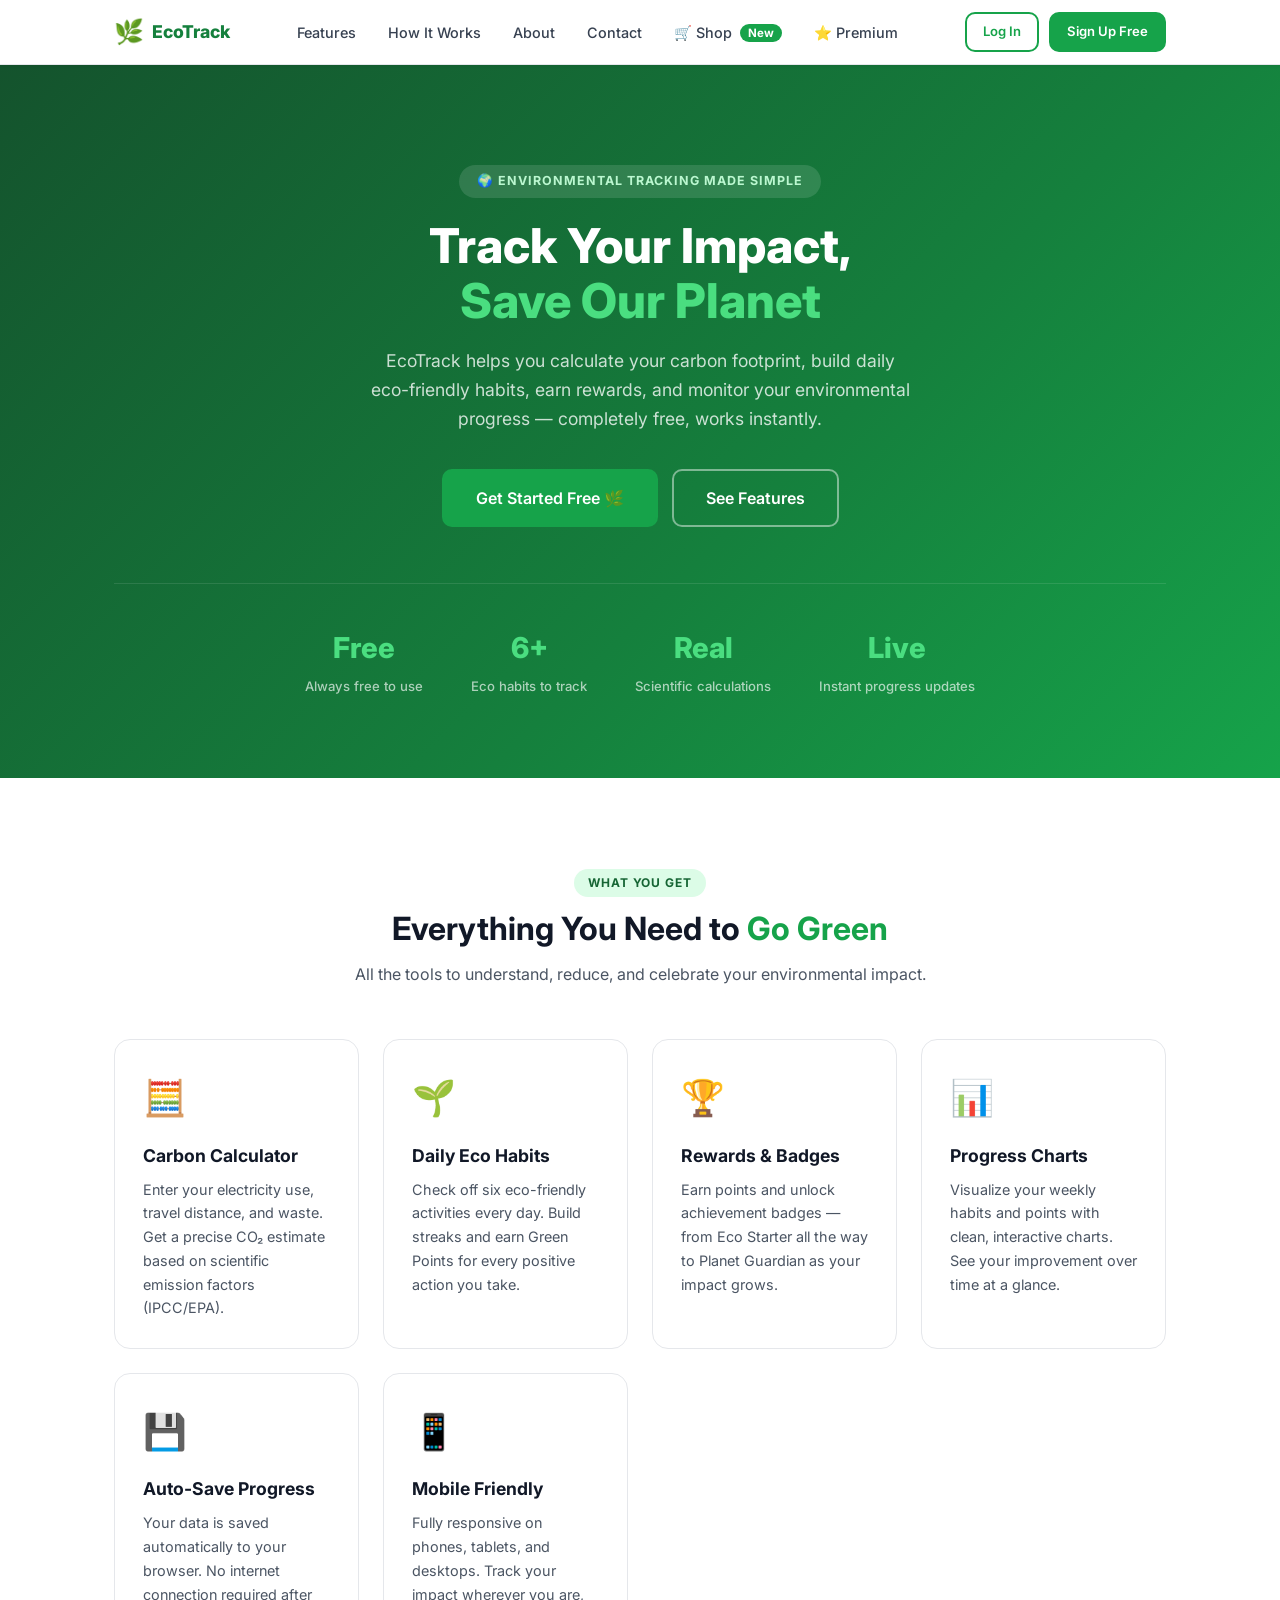
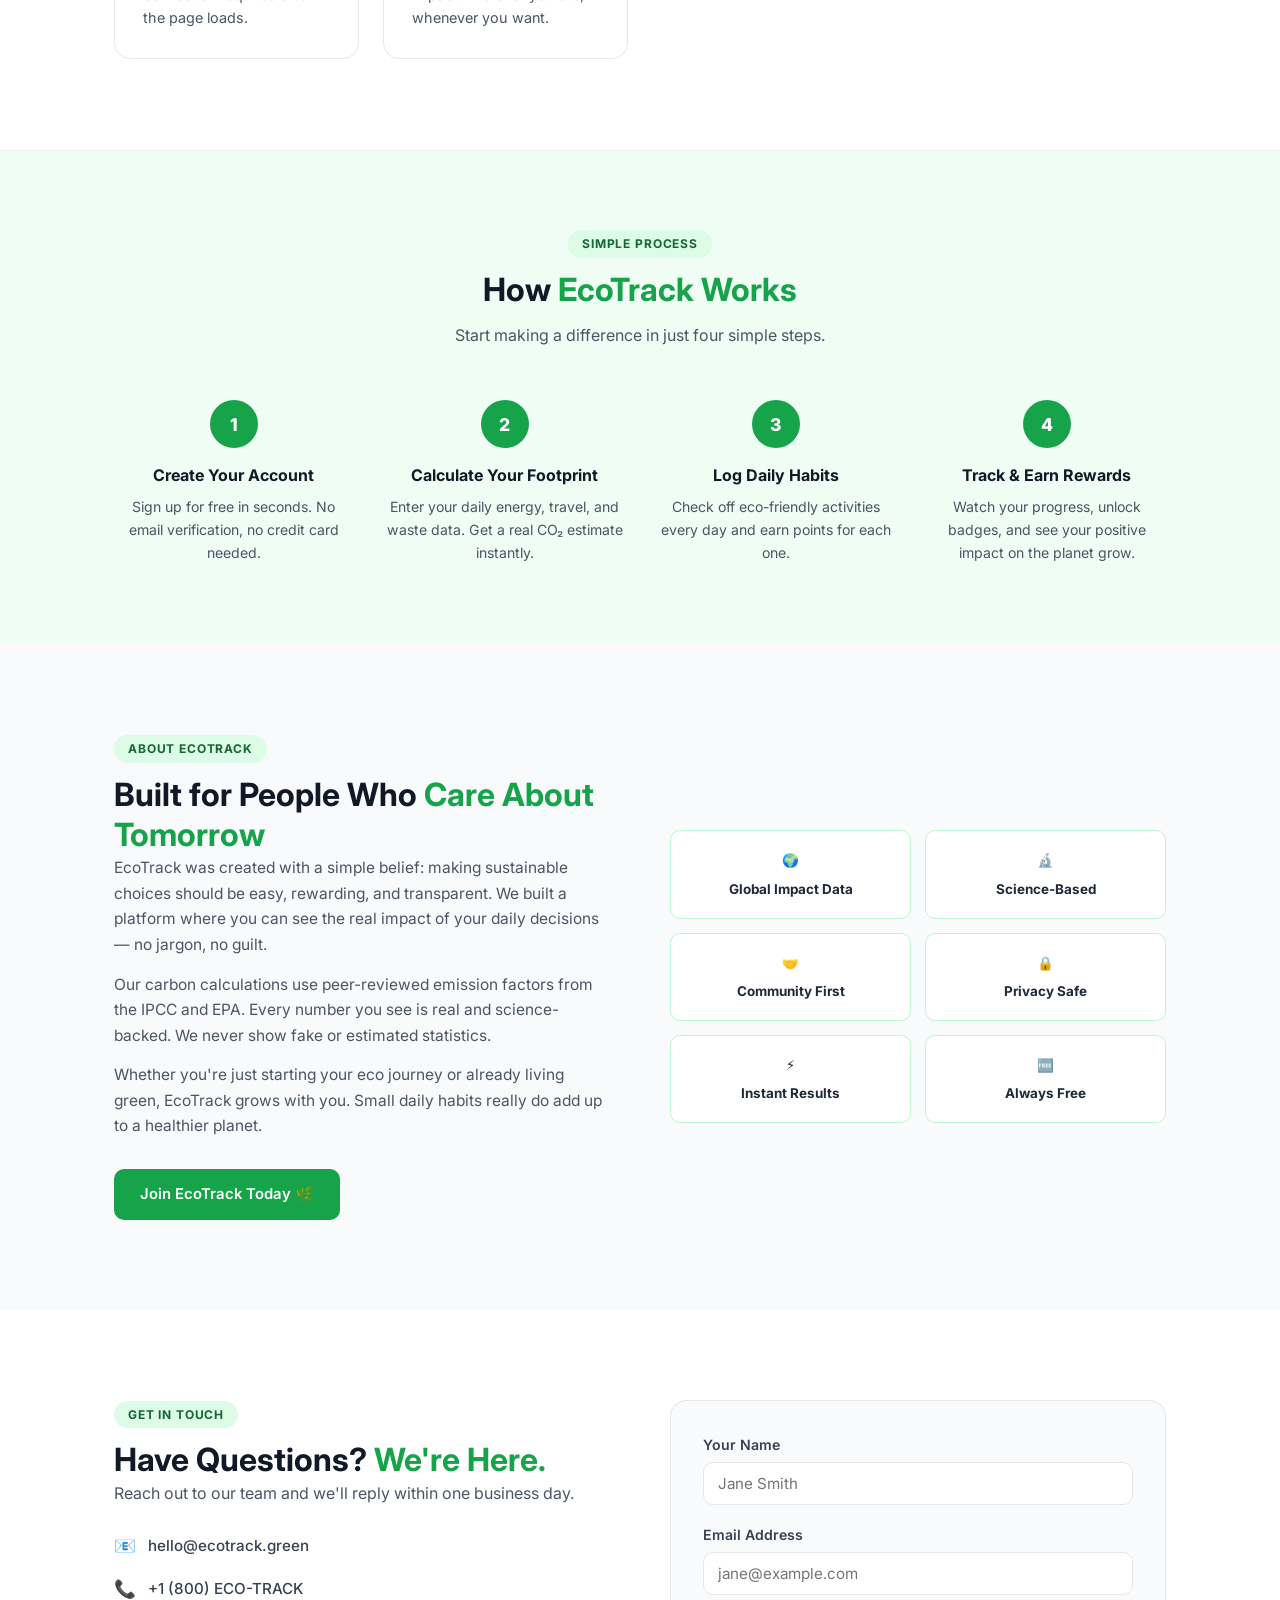
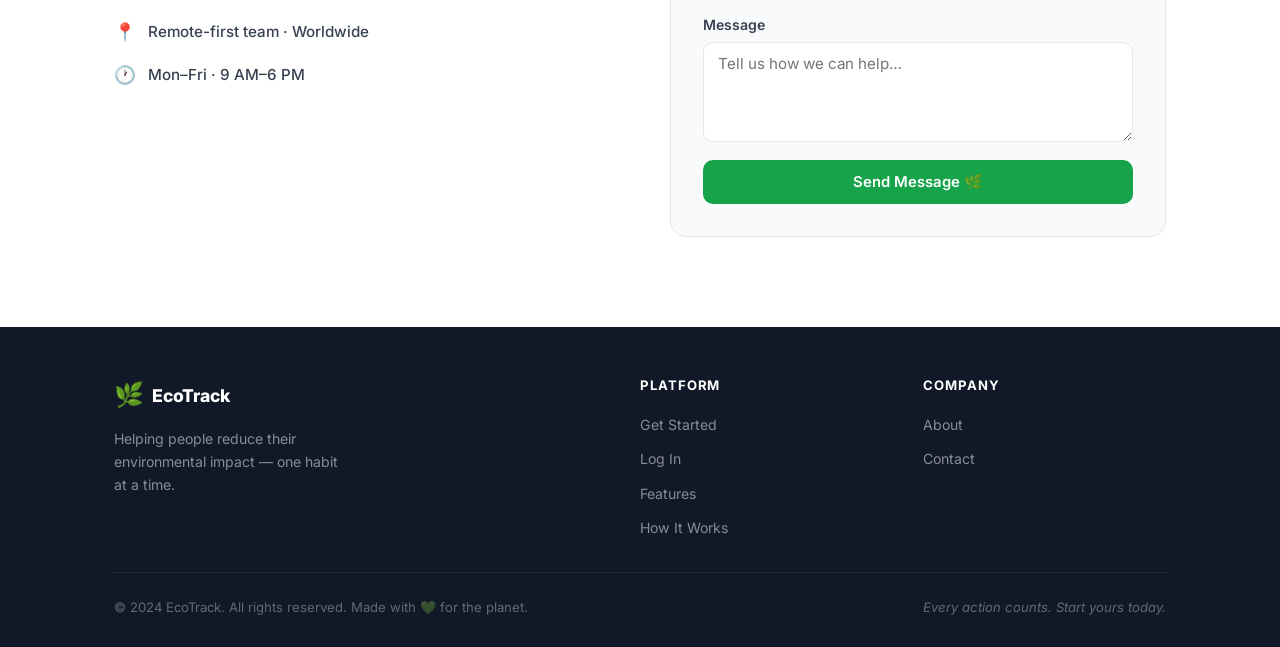
<file: index.html>
<!DOCTYPE html>
<html lang="en">
<head>
  <meta charset="UTF-8" />
  <meta name="viewport" content="width=device-width, initial-scale=1.0" />
  <title>EcoTrack – Environmental Tracking Platform</title>
  <link rel="stylesheet" href="styles.css" />
  <link href="https://fonts.googleapis.com/css2?family=Inter:wght@400;500;600;700;800&display=swap" rel="stylesheet" />
</head>
<body>

  <!-- NAVBAR -->
  <nav class="pub-nav">
    <div class="pub-nav-inner">
      <a href="index.html" class="nav-logo">
        <span class="nav-logo-icon">🌿</span>
        <span>EcoTrack</span>
      </a>
      <button class="pub-hamburger" id="pubHamburger" aria-label="Open menu">
        <span></span><span></span><span></span>
      </button>
      <ul class="pub-nav-links" id="pubNavLinks">
        <li><a href="#features" class="pub-nav-link">Features</a></li>
        <li><a href="#how"      class="pub-nav-link">How It Works</a></li>
        <li><a href="#about"    class="pub-nav-link">About</a></li>
        <li><a href="#contact"  class="pub-nav-link">Contact</a></li>
        <li><a href="shop.html" class="pub-nav-link">🛒 Shop <span class="nav-pill">New</span></a></li>
        <li><a href="premium.html" class="pub-nav-link">⭐ Premium</a></li>
      </ul>
      <div class="pub-nav-actions">
        <a href="login.html"    class="btn btn-outline btn-sm">Log In</a>
        <a href="register.html" class="btn btn-primary btn-sm">Sign Up Free</a>
      </div>
    </div>
  </nav>

  <!-- HERO -->
  <section class="hero-section" id="home">
    <div class="container">
      <span class="hero-badge">🌍 Environmental Tracking Made Simple</span>
      <h1>Track Your Impact,<br /><span>Save Our Planet</span></h1>
      <p class="hero-desc">
        EcoTrack helps you calculate your carbon footprint, build daily eco-friendly habits,
        earn rewards, and monitor your environmental progress — completely free, works instantly.
      </p>
      <div class="hero-actions">
        <a href="register.html" class="btn btn-primary btn-lg">Get Started Free 🌿</a>
        <a href="#features" class="btn btn-lg" style="color:#fff;border:2px solid rgba(255,255,255,.45);background:transparent;">See Features</a>
      </div>
      <div class="hero-stats">
        <div class="hero-stat"><strong>Free</strong><span>Always free to use</span></div>
        <div class="hero-stat"><strong>6+</strong><span>Eco habits to track</span></div>
        <div class="hero-stat"><strong>Real</strong><span>Scientific calculations</span></div>
        <div class="hero-stat"><strong>Live</strong><span>Instant progress updates</span></div>
      </div>
    </div>
  </section>

  <!-- FEATURES -->
  <section class="features-section" id="features">
    <div class="container">
      <div class="section-header">
        <span class="section-badge">What You Get</span>
        <h2>Everything You Need to <span class="highlight">Go Green</span></h2>
        <p>All the tools to understand, reduce, and celebrate your environmental impact.</p>
      </div>
      <div class="features-grid">
        <div class="feature-card">
          <div class="feature-icon">🧮</div>
          <h3>Carbon Calculator</h3>
          <p>Enter your electricity use, travel distance, and waste. Get a precise CO₂ estimate based on scientific emission factors (IPCC/EPA).</p>
        </div>
        <div class="feature-card">
          <div class="feature-icon">🌱</div>
          <h3>Daily Eco Habits</h3>
          <p>Check off six eco-friendly activities every day. Build streaks and earn Green Points for every positive action you take.</p>
        </div>
        <div class="feature-card">
          <div class="feature-icon">🏆</div>
          <h3>Rewards &amp; Badges</h3>
          <p>Earn points and unlock achievement badges — from Eco Starter all the way to Planet Guardian as your impact grows.</p>
        </div>
        <div class="feature-card">
          <div class="feature-icon">📊</div>
          <h3>Progress Charts</h3>
          <p>Visualize your weekly habits and points with clean, interactive charts. See your improvement over time at a glance.</p>
        </div>
        <div class="feature-card">
          <div class="feature-icon">💾</div>
          <h3>Auto-Save Progress</h3>
          <p>Your data is saved automatically to your browser. No internet connection required after the page loads.</p>
        </div>
        <div class="feature-card">
          <div class="feature-icon">📱</div>
          <h3>Mobile Friendly</h3>
          <p>Fully responsive on phones, tablets, and desktops. Track your impact wherever you are, whenever you want.</p>
        </div>
      </div>
    </div>
  </section>

  <!-- HOW IT WORKS -->
  <section class="how-section" id="how">
    <div class="container">
      <div class="section-header">
        <span class="section-badge">Simple Process</span>
        <h2>How <span class="highlight">EcoTrack Works</span></h2>
        <p>Start making a difference in just four simple steps.</p>
      </div>
      <div class="how-grid">
        <div class="how-step">
          <div class="how-num">1</div>
          <h3>Create Your Account</h3>
          <p>Sign up for free in seconds. No email verification, no credit card needed.</p>
        </div>
        <div class="how-step">
          <div class="how-num">2</div>
          <h3>Calculate Your Footprint</h3>
          <p>Enter your daily energy, travel, and waste data. Get a real CO₂ estimate instantly.</p>
        </div>
        <div class="how-step">
          <div class="how-num">3</div>
          <h3>Log Daily Habits</h3>
          <p>Check off eco-friendly activities every day and earn points for each one.</p>
        </div>
        <div class="how-step">
          <div class="how-num">4</div>
          <h3>Track &amp; Earn Rewards</h3>
          <p>Watch your progress, unlock badges, and see your positive impact on the planet grow.</p>
        </div>
      </div>
    </div>
  </section>

  <!-- ABOUT -->
  <section class="about-section" id="about">
    <div class="container">
      <div class="about-layout">
        <div class="about-text">
          <span class="section-badge">About EcoTrack</span>
          <h2>Built for People Who <span class="highlight">Care About Tomorrow</span></h2>
          <p>EcoTrack was created with a simple belief: making sustainable choices should be easy, rewarding, and transparent. We built a platform where you can see the real impact of your daily decisions — no jargon, no guilt.</p>
          <p>Our carbon calculations use peer-reviewed emission factors from the IPCC and EPA. Every number you see is real and science-backed. We never show fake or estimated statistics.</p>
          <p>Whether you're just starting your eco journey or already living green, EcoTrack grows with you. Small daily habits really do add up to a healthier planet.</p>
          <a href="register.html" class="btn btn-primary mt-4">Join EcoTrack Today 🌿</a>
        </div>
        <div class="about-badges">
          <div class="about-badge"><span class="about-badge-icon">🌍</span><span>Global Impact Data</span></div>
          <div class="about-badge"><span class="about-badge-icon">🔬</span><span>Science-Based</span></div>
          <div class="about-badge"><span class="about-badge-icon">🤝</span><span>Community First</span></div>
          <div class="about-badge"><span class="about-badge-icon">🔒</span><span>Privacy Safe</span></div>
          <div class="about-badge"><span class="about-badge-icon">⚡</span><span>Instant Results</span></div>
          <div class="about-badge"><span class="about-badge-icon">🆓</span><span>Always Free</span></div>
        </div>
      </div>
    </div>
  </section>

  <!-- CONTACT -->
  <section class="contact-section" id="contact">
    <div class="container">
      <div class="contact-layout">
        <div class="contact-info">
          <span class="section-badge">Get In Touch</span>
          <h2>Have Questions? <span class="highlight">We're Here.</span></h2>
          <p>Reach out to our team and we'll reply within one business day.</p>
          <div class="contact-detail"><span>📧</span> hello@ecotrack.green</div>
          <div class="contact-detail"><span>📞</span> +1 (800) ECO-TRACK</div>
          <div class="contact-detail"><span>📍</span> Remote-first team · Worldwide</div>
          <div class="contact-detail"><span>🕐</span> Mon–Fri · 9 AM–6 PM</div>
        </div>
        <div class="contact-form-card">
          <form id="contactForm" novalidate>
            <div class="form-group">
              <label class="form-label" for="cName">Your Name</label>
              <input type="text" id="cName" class="form-input" placeholder="Jane Smith" required />
            </div>
            <div class="form-group">
              <label class="form-label" for="cEmail">Email Address</label>
              <input type="email" id="cEmail" class="form-input" placeholder="jane@example.com" required />
            </div>
            <div class="form-group">
              <label class="form-label" for="cMsg">Message</label>
              <textarea id="cMsg" class="form-input" rows="4" placeholder="Tell us how we can help…" required></textarea>
            </div>
            <button type="submit" class="btn btn-primary btn-block" id="contactBtn">Send Message 🌿</button>
            <div class="contact-success" id="contactSuccess">✅ Message sent! We'll reply within 24 hours.</div>
          </form>
        </div>
      </div>
    </div>
  </section>

  <!-- FOOTER -->
  <footer class="pub-footer">
    <div class="container">
      <div class="footer-top">
        <div class="footer-brand">
          <a href="index.html" class="nav-logo"><span class="nav-logo-icon">🌿</span><span>EcoTrack</span></a>
          <p>Helping people reduce their environmental impact — one habit at a time.</p>
        </div>
        <div class="footer-col">
          <h4>Platform</h4>
          <ul>
            <li><a href="register.html">Get Started</a></li>
            <li><a href="login.html">Log In</a></li>
            <li><a href="#features">Features</a></li>
            <li><a href="#how">How It Works</a></li>
          </ul>
        </div>
        <div class="footer-col">
          <h4>Company</h4>
          <ul>
            <li><a href="#about">About</a></li>
            <li><a href="#contact">Contact</a></li>
          </ul>
        </div>
      </div>
      <div class="footer-bottom">
        <p>© 2024 EcoTrack. All rights reserved. Made with 💚 for the planet.</p>
        <p style="font-style:italic;">Every action counts. Start yours today.</p>
      </div>
    </div>
  </footer>

  <script>
    // Mobile nav
    const pubHamburger = document.getElementById('pubHamburger');
    const pubNavLinks  = document.getElementById('pubNavLinks');
    pubHamburger.addEventListener('click', () => pubNavLinks.classList.toggle('open'));
    document.querySelectorAll('.pub-nav-link').forEach(l =>
      l.addEventListener('click', () => pubNavLinks.classList.remove('open'))
    );

    // Smooth scroll
    document.querySelectorAll('a[href^="#"]').forEach(a => {
      a.addEventListener('click', e => {
        const t = document.querySelector(a.getAttribute('href'));
        if (t) { e.preventDefault(); t.scrollIntoView({ behavior: 'smooth' }); }
      });
    });

    // Contact form
    document.getElementById('contactForm').addEventListener('submit', e => {
      e.preventDefault();
      const name  = document.getElementById('cName').value.trim();
      const email = document.getElementById('cEmail').value.trim();
      const msg   = document.getElementById('cMsg').value.trim();
      if (!name || !email || !msg) return;
      const btn = document.getElementById('contactBtn');
      btn.disabled = true; btn.textContent = 'Sending…';
      setTimeout(() => {
        btn.disabled = false; btn.textContent = 'Send Message 🌿';
        document.getElementById('contactSuccess').style.display = 'block';
        document.getElementById('contactForm').reset();
        setTimeout(() => { document.getElementById('contactSuccess').style.display = 'none'; }, 6000);
      }, 1200);
    });
  </script>
</body>
</html>
</file>
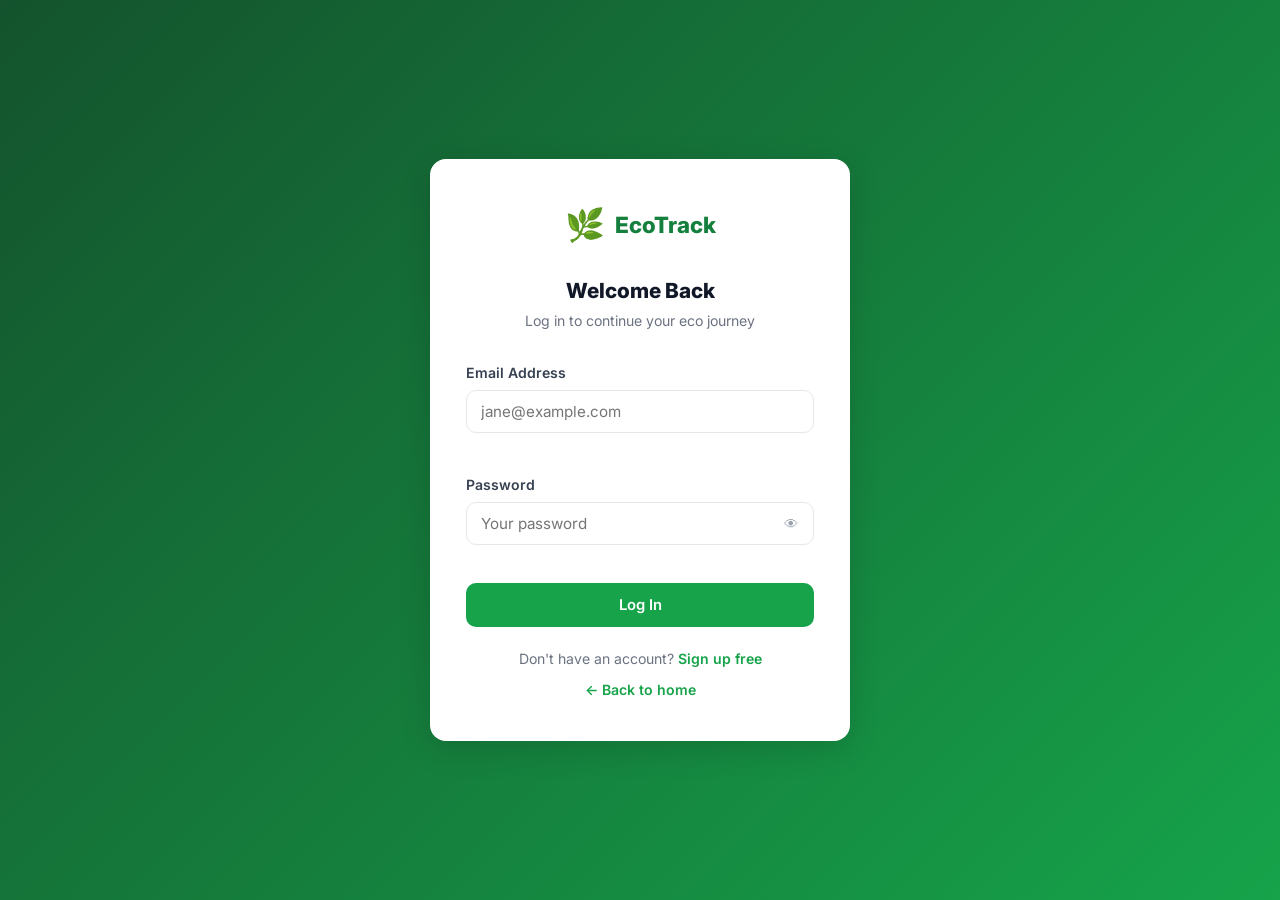
<file: calculator.html>
<!DOCTYPE html>
<html lang="en">
<head>
  <meta charset="UTF-8" />
  <meta name="viewport" content="width=device-width, initial-scale=1.0" />
  <title>Carbon Calculator – EcoTrack</title>
  <link rel="stylesheet" href="styles.css" />
  <link href="https://fonts.googleapis.com/css2?family=Inter:wght@400;500;600;700;800&display=swap" rel="stylesheet" />
  <script src="app.js"></script>
</head>
<body>
<div class="app-layout">

  <!-- SIDEBAR -->
  <aside class="sidebar" id="sidebar">
    <div class="sidebar-header">
      <span class="sidebar-logo">🌿</span>
      <span class="sidebar-brand">EcoTrack</span>
    </div>
    <div class="sidebar-user">
      <span class="user-avatar">👤</span>
      <span class="user-name" id="sidebarUserName">Loading…</span>
    </div>
    <nav class="sidebar-nav">
      <a href="dashboard.html"  class="sidebar-link">🏠 Dashboard</a>
      <a href="habits.html"     class="sidebar-link">🌱 Track Habits</a>
      <a href="calculator.html" class="sidebar-link active">🧮 Carbon Calculator</a>
      <a href="challenges.html" class="sidebar-link">🎯 Challenges</a>
      <a href="rewards.html"    class="sidebar-link">🏆 Rewards</a>
      <a href="shop.html"       class="sidebar-link">🛒 Eco Shop <span class="cart-badge" style="display:none">0</span></a>
      <a href="premium.html"    class="sidebar-link">⭐ Premium</a>
      <a href="progress.html"   class="sidebar-link">📊 My Progress</a>
    </nav>
    <button class="sidebar-logout" onclick="logout()">🚪 Logout</button>
  </aside>
  <header class="mobile-header">
    <button class="hamburger" id="hamburger">☰</button>
    <span class="mobile-brand">🌿 EcoTrack</span>
  </header>
  <div class="sidebar-overlay" id="sidebarOverlay"></div>

  <!-- MAIN -->
  <main class="main-content">
    <h1 class="page-title">🧮 Carbon Footprint Calculator</h1>
    <p class="page-subtitle">Enter your daily usage to calculate your CO₂ emissions (IPCC/EPA emission factors).</p>

    <div class="calc-layout">
      <!-- Form -->
      <div class="calc-form-card">
        <form id="calcForm" novalidate>

          <h3 style="margin-bottom:16px;color:var(--primary-darker);">⚡ Electricity</h3>
          <div class="form-group">
            <label class="form-label" for="electricity">Daily electricity usage (kWh)</label>
            <input type="number" id="electricity" class="form-input" placeholder="e.g. 10" min="0" max="1000" step="0.1" />
            <span class="form-hint">Average home: 20–30 kWh/day</span>
          </div>

          <h3 style="margin:20px 0 16px;color:var(--primary-darker);">🚗 Travel</h3>
          <div class="form-group">
            <label class="form-label" for="distance">Daily travel distance (km)</label>
            <input type="number" id="distance" class="form-input" placeholder="e.g. 20" min="0" max="2000" step="0.1" />
          </div>
          <div class="form-group">
            <label class="form-label" for="travelMode">Primary travel method</label>
            <select id="travelMode" class="form-input">
              <option value="car">🚗 Petrol/Diesel Car</option>
              <option value="ev">🔋 Electric Vehicle</option>
              <option value="bus">🚌 Bus / Public Transport</option>
              <option value="train">🚆 Train / Metro</option>
              <option value="bike">🚲 Bicycle / Walking</option>
            </select>
          </div>

          <h3 style="margin:20px 0 16px;color:var(--primary-darker);">🗑️ Waste</h3>
          <div class="form-group">
            <label class="form-label" for="waste">Daily waste generated (kg)</label>
            <input type="number" id="waste" class="form-input" placeholder="e.g. 1.5" min="0" max="100" step="0.1" />
            <span class="form-hint">Average person: 1–2 kg/day</span>
          </div>

          <div style="display:flex;gap:12px;margin-top:24px;">
            <button type="submit" class="btn btn-primary" id="calcBtn" style="flex:1;">Calculate 🌱</button>
            <button type="button" class="btn btn-secondary" onclick="resetCalc()">Reset</button>
          </div>

          <p style="font-size:.78rem;color:var(--gray-400);margin-top:14px;text-align:center;">
            Emission factors: Electricity 0.42 kg/kWh · Car 0.21 kg/km · EV 0.07 kg/km · Bus 0.089 kg/km · Train 0.041 kg/km
          </p>
        </form>
      </div>

      <!-- Result panel -->
      <div class="calc-result-card">
        <div id="resultPlaceholder" style="text-align:center;padding:40px 0;color:var(--gray-400);">
          <div style="font-size:3rem;margin-bottom:12px;">🌿</div>
          <p>Fill in the form and click <strong>Calculate</strong> to see your carbon footprint.</p>
        </div>

        <div id="resultPanel" style="display:none;">
          <div class="result-total">
            <span class="num" id="rTotal">0.00</span>
            <div class="lbl">kg CO₂ per day</div>
            <div style="font-size:.82rem;color:var(--gray-400);margin-top:4px;" id="rAnnual"></div>
          </div>

          <div class="result-breakdown">
            <div class="breakdown-row">
              <span>⚡ Electricity</span>
              <strong id="rElec">0.00 kg</strong>
            </div>
            <div class="breakdown-row">
              <span>🚗 Travel</span>
              <strong id="rTravel">0.00 kg</strong>
            </div>
            <div class="breakdown-row">
              <span>🗑️ Waste</span>
              <strong id="rWaste">0.00 kg</strong>
            </div>
          </div>

          <div class="result-rating" id="rRating"></div>

          <button class="btn btn-primary btn-block" id="saveResultBtn" onclick="saveResult()">💾 Save Result</button>
        </div>

        <!-- History -->
        <div class="calc-history" id="calcHistory" style="margin-top:20px;"></div>
      </div>
    </div>
  </main>
</div>

<script>
  /* ── Emission factors (IPCC/EPA) ── */
  const EF = {
    electricity: 0.42,  // kg CO₂ per kWh
    car:   0.21,        // kg CO₂ per km
    ev:    0.07,
    bus:   0.089,
    train: 0.041,
    bike:  0,
  };

  let lastResult = null;

  requireAuth(user => {
    loadHistory(user.uid);

    document.getElementById('calcForm').addEventListener('submit', e => {
      e.preventDefault();

      const elec   = parseFloat(document.getElementById('electricity').value) || 0;
      const dist   = parseFloat(document.getElementById('distance').value)    || 0;
      const mode   = document.getElementById('travelMode').value;
      const waste  = parseFloat(document.getElementById('waste').value)       || 0;

      const co2Elec    = elec  * EF.electricity;
      const co2Travel  = dist  * (EF[mode] || 0);
      const co2Waste   = waste * 0.50;
      const co2Daily   = co2Elec + co2Travel + co2Waste;
      const co2Annual  = co2Daily * 365;

      lastResult = { electricity: elec, distance: dist, mode, waste, co2Elec, co2Travel, co2Waste, co2Daily, co2Annual, date: getToday(), ts: Date.now() };

      // Show result
      document.getElementById('resultPlaceholder').style.display = 'none';
      document.getElementById('resultPanel').style.display       = 'block';

      document.getElementById('rTotal').textContent  = co2Daily.toFixed(2);
      document.getElementById('rElec').textContent   = co2Elec.toFixed(2) + ' kg';
      document.getElementById('rTravel').textContent = co2Travel.toFixed(2) + ' kg';
      document.getElementById('rWaste').textContent  = co2Waste.toFixed(2) + ' kg';
      document.getElementById('rAnnual').textContent = `≈ ${co2Annual.toFixed(0)} kg CO₂ per year`;

      const rRating = document.getElementById('rRating');
      if (co2Daily < 5) {
        rRating.className = 'result-rating rating-low';
        rRating.textContent = '🟢 Low Impact — Great job! You are well below average.';
      } else if (co2Daily < 15) {
        rRating.className = 'result-rating rating-medium';
        rRating.textContent = '🟡 Moderate Impact — Room to improve. Try reducing travel or energy use.';
      } else {
        rRating.className = 'result-rating rating-high';
        rRating.textContent = '🔴 High Impact — Consider switching to public transport or renewable energy.';
      }

      document.getElementById('saveResultBtn').disabled = false;
      document.getElementById('saveResultBtn').textContent = '💾 Save Result';
    });
  });

  function saveResult() {
    const user = getCurrentUser();
    if (!user || !lastResult) return;

    addCarbonLog(user.uid, lastResult);
    updateUserData(user.uid, { carbonFootprint: lastResult.co2Daily });

    document.getElementById('saveResultBtn').textContent = '✅ Saved!';
    document.getElementById('saveResultBtn').disabled    = true;

    loadHistory(user.uid);
    showToast('Carbon footprint saved to your profile!', 'success');
  }

  function resetCalc() {
    document.getElementById('calcForm').reset();
    document.getElementById('resultPlaceholder').style.display = 'block';
    document.getElementById('resultPanel').style.display       = 'none';
    lastResult = null;
  }

  function loadHistory(uid) {
    const logs = getCarbonLogs(uid);
    const wrap = document.getElementById('calcHistory');
    if (!logs.length) { wrap.innerHTML = ''; return; }

    wrap.innerHTML = '<div class="card-title" style="margin-bottom:12px;">📋 Calculation History</div>';
    logs.slice(0, 5).forEach(log => {
      const modeLabels = { car:'Car', ev:'EV', bus:'Bus', train:'Train', bike:'Bike/Walk' };
      wrap.innerHTML += `
        <div class="history-item">
          <span>${formatDate(log.date)} · ${modeLabels[log.mode] || log.mode}</span>
          <strong>${log.co2Daily.toFixed(2)} kg/day</strong>
        </div>`;
    });
  }
</script>
</body>
</html>
</file>
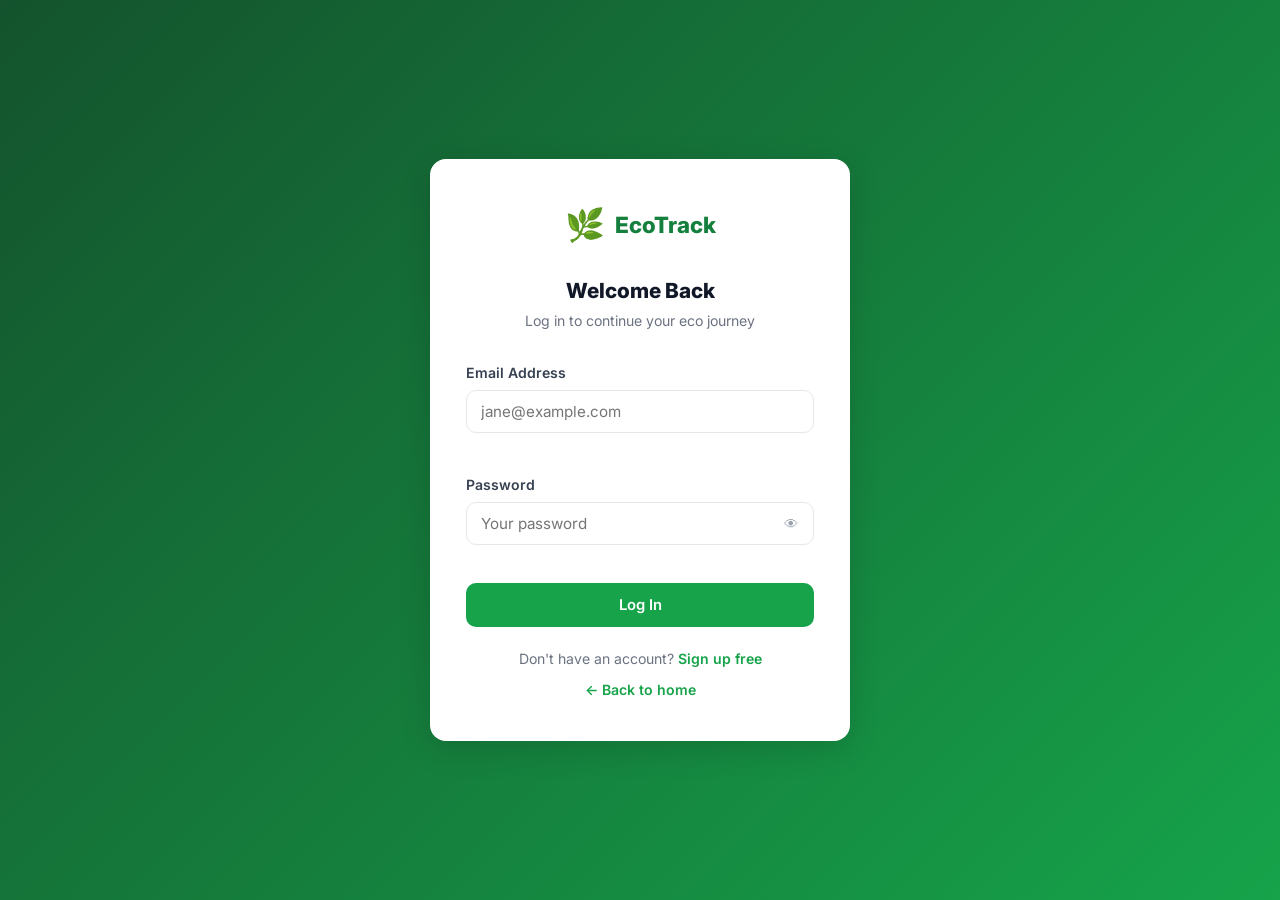
<file: challenges.html>
<!DOCTYPE html>
<html lang="en">
<head>
  <meta charset="UTF-8" />
  <meta name="viewport" content="width=device-width, initial-scale=1.0" />
  <title>Eco Challenges – EcoTrack</title>
  <link rel="stylesheet" href="styles.css" />
  <link href="https://fonts.googleapis.com/css2?family=Inter:wght@400;500;600;700;800&display=swap" rel="stylesheet" />
  <script src="app.js"></script>
</head>
<body>
<div class="app-layout">

  <!-- SIDEBAR -->
  <aside class="sidebar" id="sidebar">
    <div class="sidebar-header"><span class="sidebar-logo">🌿</span><span class="sidebar-brand">EcoTrack</span></div>
    <div class="sidebar-user"><span class="user-avatar">👤</span><span class="user-name" id="sidebarUserName">Loading…</span></div>
    <nav class="sidebar-nav">
      <a href="dashboard.html"  class="sidebar-link">🏠 Dashboard</a>
      <a href="habits.html"     class="sidebar-link">🌱 Track Habits</a>
      <a href="calculator.html" class="sidebar-link">🧮 Carbon Calculator</a>
      <a href="challenges.html" class="sidebar-link active">🎯 Challenges</a>
      <a href="rewards.html"    class="sidebar-link">🏆 Rewards</a>
      <a href="shop.html"       class="sidebar-link">🛒 Eco Shop <span class="cart-badge" style="display:none">0</span></a>
      <a href="premium.html"    class="sidebar-link">⭐ Premium</a>
      <a href="progress.html"   class="sidebar-link">📊 My Progress</a>
    </nav>
    <button class="sidebar-logout" onclick="logout()">🚪 Logout</button>
  </aside>
  <header class="mobile-header"><button class="hamburger" id="hamburger">☰</button><span class="mobile-brand">🌿 EcoTrack</span></header>
  <div class="sidebar-overlay" id="sidebarOverlay"></div>

  <!-- MAIN -->
  <main class="main-content">

    <!-- Page Header -->
    <div style="display:flex;justify-content:space-between;align-items:flex-start;flex-wrap:wrap;gap:12px;margin-bottom:24px;">
      <div>
        <h1 class="page-title">🎯 Eco Challenges</h1>
        <p class="page-subtitle" id="challengeDate">Complete challenges to earn bonus EcoPoints!</p>
      </div>
      <div style="background:linear-gradient(135deg,var(--primary-dark),var(--primary));color:#fff;border-radius:14px;padding:12px 20px;text-align:center;min-width:120px;">
        <div style="font-size:1.8rem;font-weight:800;line-height:1;" id="totalPtsDisplay">0</div>
        <div style="font-size:.75rem;opacity:.85;margin-top:2px;">Total Points</div>
      </div>
    </div>

    <!-- Stats Row -->
    <div class="dash-row" style="margin-bottom:24px;">
      <div class="mini-stat">
        <div class="mini-stat-icon">🎯</div>
        <div class="mini-stat-info">
          <div class="num" id="statDone">0</div>
          <div class="lbl">Challenges Completed</div>
        </div>
      </div>
      <div class="mini-stat">
        <div class="mini-stat-icon">⭐</div>
        <div class="mini-stat-info">
          <div class="num" id="statChPts">0</div>
          <div class="lbl">Points from Challenges</div>
        </div>
      </div>
      <div class="mini-stat">
        <div class="mini-stat-icon">🔥</div>
        <div class="mini-stat-info">
          <div class="num" id="statStreak">0</div>
          <div class="lbl">Day Streak</div>
        </div>
      </div>
    </div>

    <!-- Daily Challenges -->
    <div class="section-label">
      <h2>🌅 Daily Challenges</h2>
      <span>Resets every day</span>
    </div>
    <div class="challenges-grid" id="dailyGrid"></div>

    <!-- Weekly Challenges -->
    <div class="section-label">
      <h2>🗓️ Weekly Challenges</h2>
      <span>Bonus points — resets every Monday</span>
    </div>
    <div class="challenges-grid" id="weeklyGrid"></div>

    <!-- Special Challenges -->
    <div class="section-label">
      <h2>⚡ Special Challenges</h2>
      <span>Extra milestones</span>
    </div>
    <div class="challenges-grid" id="specialGrid"></div>

  </main>
</div>

<script>
/* ── Challenges data ── */
const DAILY_CHALLENGES = [
  { id:'d1', icon:'🚶', title:'Walk 5,000 Steps',       desc:'Walk at least 5,000 steps today to reduce your carbon footprint.',     pts:20,  badge:'daily',   ptsCls:'' },
  { id:'d2', icon:'💧', title:'Save 20 Litres of Water', desc:'Take shorter showers and turn off taps to save water today.',          pts:15,  badge:'daily',   ptsCls:'' },
  { id:'d3', icon:'🚌', title:'Use Public Transport',    desc:'Take a bus, train or metro instead of a private vehicle today.',        pts:25,  badge:'daily',   ptsCls:'' },
  { id:'d4', icon:'🥗', title:'Eat a Plant-Based Meal',  desc:'Have at least one fully plant-based meal today to reduce emissions.',  pts:20,  badge:'daily',   ptsCls:'' },
  { id:'d5', icon:'📵', title:'1-Hour Digital Detox',    desc:'Turn off all devices for 1 hour to save electricity today.',           pts:10,  badge:'daily',   ptsCls:'' },
  { id:'d6', icon:'♻️', title:'Recycle 3 Items',         desc:'Properly sort and recycle at least 3 items today.',                   pts:15,  badge:'daily',   ptsCls:'' },
];

const WEEKLY_CHALLENGES = [
  { id:'w1', icon:'🚲', title:'Cycle 20km This Week',   desc:'Cycle at least 20km total this week — commute, leisure or exercise.',  pts:100, badge:'weekly',  ptsCls:'gold' },
  { id:'w2', icon:'🌳', title:'Plant 1 Tree This Week', desc:'Plant a tree or seedling in your garden, balcony or community.',       pts:150, badge:'weekly',  ptsCls:'gold' },
  { id:'w3', icon:'🛍️', title:'Zero Plastic Week',      desc:'Avoid all single-use plastic for 7 consecutive days.',                pts:200, badge:'weekly',  ptsCls:'gold' },
  { id:'w4', icon:'💡', title:'Reduce Energy by 20%',   desc:'Track and reduce your electricity usage by 20% vs last week.',         pts:120, badge:'weekly',  ptsCls:'gold' },
];

const SPECIAL_CHALLENGES = [
  { id:'s1', icon:'🌍', title:'Carbon Neutral Day',     desc:'Offset ALL your daily emissions through eco activities. Full set!',    pts:300, badge:'special', ptsCls:'purple' },
  { id:'s2', icon:'📸', title:'Eco Influencer',         desc:'Share your EcoTrack progress on any social platform (screenshot).',   pts:50,  badge:'special', ptsCls:'purple' },
  { id:'s3', icon:'🧹', title:'Community Clean-Up',     desc:'Participate in or organise a local area clean-up event.',              pts:250, badge:'special', ptsCls:'purple' },
];

const BADGE_LABELS = { daily:'🌅 Daily', weekly:'🗓️ Weekly', special:'⚡ Special' };
const BADGE_CLS    = { daily:'ch-badge-daily', weekly:'ch-badge-weekly', special:'ch-badge-special' };

let currentUser = null;
let chState = {};  // { d1: { completed, pts, dateKey }, … }

function getDayKey()  { return getToday(); }

/* ── Render a grid of challenges ── */
function renderGrid(containerId, challenges) {
  const grid = document.getElementById(containerId);
  grid.innerHTML = challenges.map(ch => {
    const key      = ch.badge === 'daily' ? `${ch.id}_${getDayKey()}` : ch.badge === 'weekly' ? `${ch.id}_${getWeekKey()}` : ch.id;
    const done     = !!(chState[key] && chState[key].completed);
    const pct      = done ? 100 : 0;

    return `
    <div class="challenge-card ${done ? 'completed' : ''}" id="ch-${key}">
      <div class="ch-header">
        <span class="ch-icon">${ch.icon}</span>
        <span class="ch-pts ${ch.ptsCls}">+${ch.pts} pts</span>
      </div>
      <span class="ch-badge ${BADGE_CLS[ch.badge]}">${BADGE_LABELS[ch.badge]}</span>
      <div class="ch-title">${ch.title}</div>
      <div class="ch-desc">${ch.desc}</div>
      <div class="ch-progress"><div class="ch-prog-fill" id="fill-${key}" style="width:${pct}%"></div></div>
      <div class="ch-prog-label" id="prog-${key}">${done ? '✅ Completed!' : '0% complete — tap below to complete'}</div>
      ${done
        ? `<div class="ch-done-badge">✅ Completed! +${ch.pts} pts earned</div>`
        : `<button class="btn btn-primary btn-sm" onclick="completeChallenge('${key}',${ch.pts},'${ch.id}')">Complete Challenge</button>`
      }
    </div>`;
  }).join('');
}

/* ── Complete a challenge ── */
function completeChallenge(key, pts, id) {
  if (chState[key] && chState[key].completed) {
    showToast('Already completed!', 'info');
    return;
  }
  chState[key] = { completed: true, pts, completedAt: Date.now() };
  saveChallengeState(currentUser.uid, chState);
  incrementUserPoints(currentUser.uid, pts);

  // Update stats
  const data = getUserData(currentUser.uid);
  document.getElementById('totalPtsDisplay').textContent = (data.totalPoints || 0).toLocaleString();

  recalcStats();
  rerenderCard(key, pts);
  showToast(`🎉 Challenge completed! +${pts} EcoPoints earned!`, 'success');
}

function rerenderCard(key, pts) {
  const card = document.getElementById('ch-' + key);
  if (!card) return;
  card.classList.add('completed');
  const fill = document.getElementById('fill-' + key);
  if (fill) fill.style.width = '100%';
  const prog = document.getElementById('prog-' + key);
  if (prog) prog.textContent = '✅ Completed!';
  const btn = card.querySelector('button.btn-primary');
  if (btn) btn.outerHTML = `<div class="ch-done-badge">✅ Completed! +${pts} pts earned</div>`;
}

function recalcStats() {
  let done = 0, chPts = 0;
  Object.values(chState).forEach(v => {
    if (v.completed) { done++; chPts += (v.pts || 0); }
  });
  document.getElementById('statDone').textContent  = done;
  document.getElementById('statChPts').textContent = chPts;

  // Streak: count consecutive days with any challenge completed
  let streak = 0;
  const today = new Date();
  for (let i = 0; i < 30; i++) {
    const d = new Date(today); d.setDate(d.getDate() - i);
    const dk = d.toISOString().slice(0,10);
    const hasActivity = Object.keys(chState).some(k => k.includes(dk) && chState[k].completed);
    if (hasActivity) streak++;
    else if (i > 0) break;
  }
  document.getElementById('statStreak').textContent = streak;
}

/* ── Init ── */
requireAuth(user => {
  currentUser = user;
  chState = getChallengeState(user.uid);

  const data = getUserData(user.uid);
  document.getElementById('totalPtsDisplay').textContent = (data.totalPoints || 0).toLocaleString();
  document.getElementById('challengeDate').textContent   = new Date().toLocaleDateString('en-US', { weekday:'long', year:'numeric', month:'long', day:'numeric' });

  renderGrid('dailyGrid',   DAILY_CHALLENGES);
  renderGrid('weeklyGrid',  WEEKLY_CHALLENGES);
  renderGrid('specialGrid', SPECIAL_CHALLENGES);
  recalcStats();
  updateCartBadge();
});
</script>
</body>
</html>
</file>
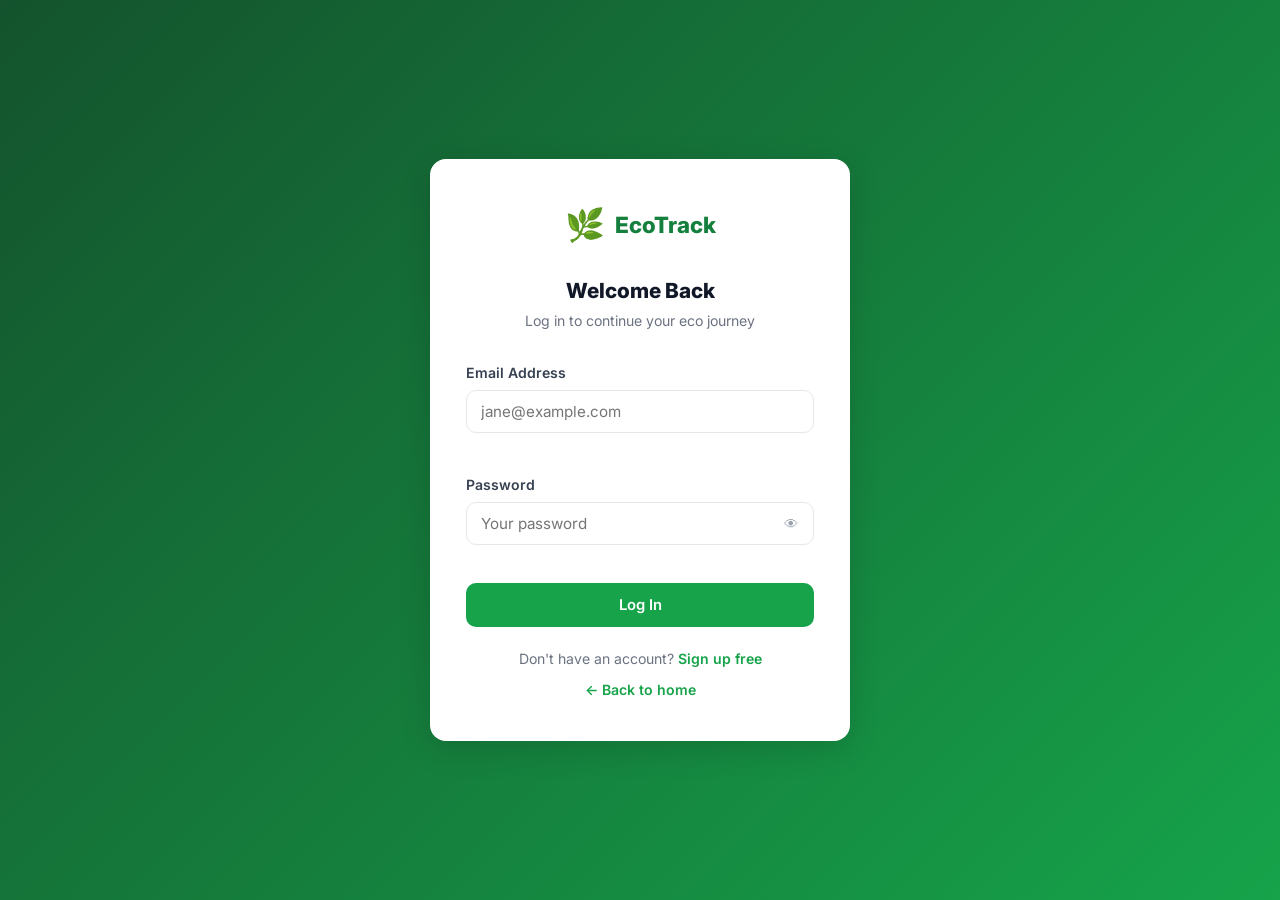
<file: dashboard.html>
<!DOCTYPE html>
<html lang="en">
<head>
  <meta charset="UTF-8" />
  <meta name="viewport" content="width=device-width, initial-scale=1.0" />
  <title>Dashboard – EcoTrack</title>
  <link rel="stylesheet" href="styles.css" />
  <link href="https://fonts.googleapis.com/css2?family=Inter:wght@400;500;600;700;800&display=swap" rel="stylesheet" />
  <script src="app.js"></script>
</head>
<body>
<div class="app-layout">

  <!-- SIDEBAR -->
  <aside class="sidebar" id="sidebar">
    <div class="sidebar-header"><span class="sidebar-logo">🌿</span><span class="sidebar-brand">EcoTrack</span></div>
    <div class="sidebar-user"><span class="user-avatar">👤</span><span class="user-name" id="sidebarUserName">Loading…</span></div>
    <nav class="sidebar-nav">
      <a href="dashboard.html"  class="sidebar-link active">🏠 Dashboard</a>
      <a href="habits.html"     class="sidebar-link">🌱 Track Habits</a>
      <a href="calculator.html" class="sidebar-link">🧮 Carbon Calculator</a>
      <a href="challenges.html" class="sidebar-link">🎯 Challenges</a>
      <a href="rewards.html"    class="sidebar-link">🏆 Rewards</a>
      <a href="shop.html"       class="sidebar-link">🛒 Eco Shop <span class="cart-badge" style="display:none">0</span></a>
      <a href="premium.html"    class="sidebar-link">⭐ Premium</a>
      <a href="progress.html"   class="sidebar-link">📊 My Progress</a>
    </nav>
    <button class="sidebar-logout" onclick="logout()">🚪 Logout</button>
  </aside>
  <header class="mobile-header"><button class="hamburger" id="hamburger">☰</button><span class="mobile-brand">🌿 EcoTrack</span></header>
  <div class="sidebar-overlay" id="sidebarOverlay"></div>

  <!-- MAIN -->
  <main class="main-content">

    <!-- Welcome banner -->
    <div class="welcome-banner">
      <div class="welcome-text">
        <h2 id="welcomeMsg">Welcome back! 👋</h2>
        <p id="welcomeSub">Here's your environmental impact summary.</p>
      </div>
      <div class="welcome-badge">
        <span class="bi" id="wbIcon">🌱</span>
        <span class="bn" id="wbName">Eco Starter</span>
      </div>
    </div>

    <!-- Weekly Mini-Stats Row -->
    <div class="dash-row">
      <div class="mini-stat">
        <div class="mini-stat-icon">📅</div>
        <div class="mini-stat-info">
          <div class="num" id="wkDays">0</div>
          <div class="lbl">Days Tracked This Week</div>
        </div>
      </div>
      <div class="mini-stat">
        <div class="mini-stat-icon">⭐</div>
        <div class="mini-stat-info">
          <div class="num" id="wkPts">0</div>
          <div class="lbl">Points This Week</div>
        </div>
      </div>
      <div class="mini-stat">
        <div class="mini-stat-icon">🌍</div>
        <div class="mini-stat-info">
          <div class="num" id="wkCO2">0 kg</div>
          <div class="lbl">CO₂ Avoided This Week</div>
        </div>
      </div>
    </div>

    <!-- Main Stats -->
    <div class="stats-grid">
      <div class="stat-card">
        <div class="stat-icon">🏆</div>
        <div class="stat-label">Total Eco Points</div>
        <div class="stat-value" id="statPoints">0</div>
        <div class="stat-sub"   id="statBadge">🌱 Eco Starter</div>
      </div>
      <div class="stat-card">
        <div class="stat-icon">🌫️</div>
        <div class="stat-label">Carbon Footprint</div>
        <div class="stat-value" id="statCarbon">–</div>
        <div class="stat-sub">kg CO₂ per day</div>
      </div>
      <div class="stat-card">
        <div class="stat-icon">✅</div>
        <div class="stat-label">Activities Today</div>
        <div class="stat-value" id="statActivities">0</div>
        <div class="stat-sub">out of 6 habits</div>
      </div>
      <div class="stat-card">
        <div class="stat-icon">📅</div>
        <div class="stat-label">Days Tracking</div>
        <div class="stat-value" id="statDays">0</div>
        <div class="stat-sub"   id="statSince">Just started!</div>
      </div>
    </div>

    <!-- Middle grid -->
    <div class="dash-grid">
      <div class="card">
        <div class="card-title">⚡ Recent Activity</div>
        <div id="activityFeed">
          <p style="color:var(--gray-400);font-size:.88rem;text-align:center;padding:20px 0;">
            No activity yet. <a href="habits.html" style="color:var(--primary-dark);font-weight:600;">Start today!</a>
          </p>
        </div>
      </div>
      <div class="card">
        <div class="card-title">🚀 Quick Actions</div>
        <div class="quick-actions">
          <a href="calculator.html" class="quick-action"><span class="quick-action-icon">🧮</span>Calculate CO₂</a>
          <a href="habits.html"     class="quick-action"><span class="quick-action-icon">🌱</span>Log Habits</a>
          <a href="challenges.html" class="quick-action"><span class="quick-action-icon">🎯</span>Challenges</a>
          <a href="shop.html"       class="quick-action"><span class="quick-action-icon">🛒</span>Eco Shop</a>
          <a href="rewards.html"    class="quick-action"><span class="quick-action-icon">🏆</span>My Rewards</a>
          <a href="premium.html"    class="quick-action"><span class="quick-action-icon">⭐</span>Go Premium</a>
        </div>
      </div>
    </div>

    <!-- Daily Goals -->
    <div class="card mt-6">
      <div class="card-title">🎯 Today's Sustainability Goals</div>
      <div id="goalsGrid"></div>
    </div>

    <!-- Environmental Progress -->
    <div class="card mt-6">
      <div class="card-title">🌍 Environmental Progress</div>
      <div class="progress-bar-wrap">
        <div class="progress-label">
          <span>Today's Habit Completion</span>
          <span id="progPct">0%</span>
        </div>
        <div class="progress-track"><div class="progress-fill" id="progFill" style="width:0%"></div></div>
      </div>
      <div class="progress-bar-wrap" style="margin-top:16px;">
        <div class="progress-label">
          <span>Badge Progress (to next level)</span>
          <span id="badgePct">0%</span>
        </div>
        <div class="progress-track">
          <div class="progress-fill" id="badgeFill" style="width:0%;background:linear-gradient(90deg,#f59e0b,#f97316)"></div>
        </div>
      </div>
      <p style="font-size:.82rem;color:var(--gray-400);margin-top:10px;" id="nextBadgeTip"></p>
    </div>

  </main>
</div>

<script>
requireAuth(user => {
  const name = user.name || user.email.split('@')[0];
  document.getElementById('welcomeMsg').textContent = `Welcome back, ${name}! 👋`;

  const data   = getUserData(user.uid);
  const pts    = data.totalPoints    || 0;
  const co2    = data.carbonFootprint|| 0;
  const badge  = getCurrentBadge(pts);

  // Main stats
  document.getElementById('statPoints').textContent = pts.toLocaleString();
  document.getElementById('statBadge').textContent  = badge.icon + ' ' + badge.label;
  document.getElementById('statCarbon').textContent = co2 ? co2.toFixed(2) : '–';
  document.getElementById('wbIcon').textContent     = badge.icon;
  document.getElementById('wbName').textContent     = badge.label;

  const days = Math.floor((Date.now() - (data.createdAt || Date.now())) / 86400000);
  document.getElementById('statDays').textContent   = days;
  document.getElementById('statSince').textContent  = days === 0 ? 'Just started!' : `${days} day${days !== 1 ? 's' : ''} tracking`;
  document.getElementById('welcomeSub').textContent = days === 0 ? 'Welcome! Start tracking your eco impact.' : `${days} day${days !== 1 ? 's' : ''} of eco tracking. Keep it up!`;

  // Weekly summary
  const weekDays = getLastNDays(7);
  const weekLogs = getHabitLogsForDays(user.uid, weekDays);
  const daysTracked  = Object.keys(weekLogs).length;
  const weeklyPts    = Object.values(weekLogs).reduce((s, l) => s + (l.pointsEarned || 0), 0);
  const habitsDone   = Object.values(weekLogs).reduce((s, l) => s + (l.completedCount || 0), 0);
  const co2Avoided   = (habitsDone * 0.5).toFixed(1);
  document.getElementById('wkDays').textContent = daysTracked;
  document.getElementById('wkPts').textContent  = weeklyPts;
  document.getElementById('wkCO2').textContent  = co2Avoided + ' kg';

  // Today's habits
  const today    = getToday();
  const habitLog = getHabitLogForDate(user.uid, today);
  const done     = habitLog ? (habitLog.completedCount || 0) : 0;
  document.getElementById('statActivities').textContent = done;

  const pct = Math.round(done / 6 * 100);
  document.getElementById('progPct').textContent   = pct + '%';
  document.getElementById('progFill').style.width  = pct + '%';

  // Badge progress
  const next = getNextBadge(pts);
  if (next) {
    const range = next.minPts - badge.minPts;
    const prog  = pts - badge.minPts;
    const bPct  = range > 0 ? Math.min(Math.round(prog / range * 100), 100) : 100;
    document.getElementById('badgePct').textContent  = bPct + '%';
    document.getElementById('badgeFill').style.width = bPct + '%';
    document.getElementById('nextBadgeTip').textContent =
      `${next.icon} ${(next.minPts - pts).toLocaleString()} more points to unlock "${next.label}"`;
  } else {
    document.getElementById('badgePct').textContent  = '100%';
    document.getElementById('badgeFill').style.width = '100%';
    document.getElementById('nextBadgeTip').textContent = '🏆 Maximum rank achieved — Planet Guardian!';
  }

  // Daily goals
  const carbonLogs = getCarbonLogs(user.uid);
  const carbonToday = carbonLogs.find(l => l.date === today);
  const chState     = getChallengeState(user.uid);
  const dayKey      = today;
  const challengeDone = Object.keys(chState).some(k => k.includes(dayKey) && chState[k].completed);

  const goals = [
    { icon:'🌱', name:'Log Daily Habits',          done: done > 0,        track: done > 0 ? `${done}/6 habits completed` : '0/6 — tap Eco Habits',    link:'habits.html'     },
    { icon:'🧮', name:'Calculate Carbon Footprint', done: !!carbonToday,   track: carbonToday ? `${carbonToday.co2Daily.toFixed(1)} kg CO₂ calculated` : 'Not done today',      link:'calculator.html' },
    { icon:'🎯', name:'Complete a Challenge',       done: challengeDone,   track: challengeDone ? 'At least one challenge done' : 'No challenges completed', link:'challenges.html' },
    { icon:'🛒', name:'Browse Eco Shop',            done: false,           track: 'Explore sustainable products',                                         link:'shop.html'       },
  ];

  document.getElementById('goalsGrid').innerHTML = goals.map(g => `
    <div class="goal-item">
      <span class="goal-icon">${g.icon}</span>
      <div class="goal-info">
        <div class="goal-name">${g.name}</div>
        <div class="goal-track">${g.track}</div>
      </div>
      ${g.done
        ? '<span class="goal-done">✅</span>'
        : `<a href="${g.link}" class="btn btn-primary btn-sm">Go →</a>`}
    </div>`).join('');

  // Activity feed
  const logs = getHabitLogs(user.uid);
  const sortedDates = Object.keys(logs).sort((a, b) => b.localeCompare(a)).slice(0, 5);
  if (sortedDates.length > 0) {
    const feed = document.getElementById('activityFeed');
    feed.innerHTML = '';
    sortedDates.forEach(d => {
      const log = logs[d];
      feed.innerHTML += `
        <div class="activity-item">
          <span class="activity-item-icon">🌱</span>
          <div class="activity-item-info">
            <strong>${log.completedCount || 0} habit${(log.completedCount||0)!==1?'s':''} completed</strong>
            <span>${formatDate(d)}</span>
          </div>
          <span class="activity-item-pts">+${log.pointsEarned || 0} pts</span>
        </div>`;
    });
  }

  updateCartBadge();
});
</script>
</body>
</html>
</file>
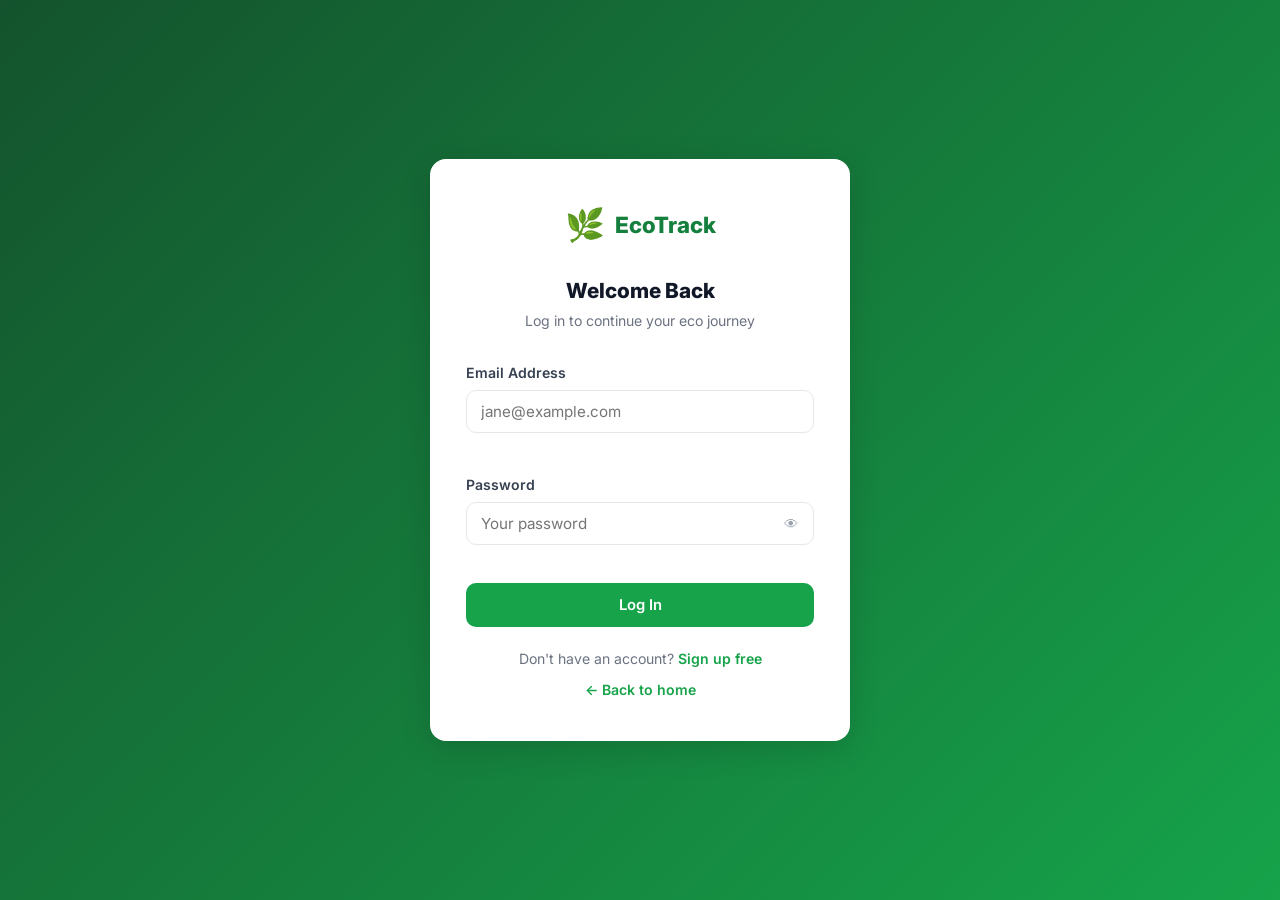
<file: habits.html>
<!DOCTYPE html>
<html lang="en">
<head>
  <meta charset="UTF-8" />
  <meta name="viewport" content="width=device-width, initial-scale=1.0" />
  <title>Eco Habits – EcoTrack</title>
  <link rel="stylesheet" href="styles.css" />
  <link href="https://fonts.googleapis.com/css2?family=Inter:wght@400;500;600;700;800&display=swap" rel="stylesheet" />
  <script src="app.js"></script>
</head>
<body>
<div class="app-layout">

  <!-- SIDEBAR -->
  <aside class="sidebar" id="sidebar">
    <div class="sidebar-header">
      <span class="sidebar-logo">🌿</span>
      <span class="sidebar-brand">EcoTrack</span>
    </div>
    <div class="sidebar-user">
      <span class="user-avatar">👤</span>
      <span class="user-name" id="sidebarUserName">Loading…</span>
    </div>
    <nav class="sidebar-nav">
      <a href="dashboard.html"  class="sidebar-link">🏠 Dashboard</a>
      <a href="habits.html"     class="sidebar-link active">🌱 Track Habits</a>
      <a href="calculator.html" class="sidebar-link">🧮 Carbon Calculator</a>
      <a href="challenges.html" class="sidebar-link">🎯 Challenges</a>
      <a href="rewards.html"    class="sidebar-link">🏆 Rewards</a>
      <a href="shop.html"       class="sidebar-link">🛒 Eco Shop <span class="cart-badge" style="display:none">0</span></a>
      <a href="premium.html"    class="sidebar-link">⭐ Premium</a>
      <a href="progress.html"   class="sidebar-link">📊 My Progress</a>
    </nav>
    <button class="sidebar-logout" onclick="logout()">🚪 Logout</button>
  </aside>
  <header class="mobile-header">
    <button class="hamburger" id="hamburger">☰</button>
    <span class="mobile-brand">🌿 EcoTrack</span>
  </header>
  <div class="sidebar-overlay" id="sidebarOverlay"></div>

  <!-- MAIN -->
  <main class="main-content">

    <!-- Page Header -->
    <div class="habits-header">
      <div>
        <h1 class="page-title">🌱 Daily Eco Habits</h1>
        <div class="habits-date" id="todayDate">Loading…</div>
      </div>
      <div class="habits-points-display">
        <span class="pts-icon">⭐</span>
        <span class="pts-num" id="todayPts">0</span>
        <span class="pts-label">pts today</span>
      </div>
    </div>

    <p style="color:var(--gray-500);margin-bottom:20px;font-size:.95rem;">
      Tap each habit you completed today, then save to earn your points! 🌍
    </p>

    <!-- Habit Cards -->
    <div class="habits-grid" id="habitsGrid"></div>

    <!-- Action Buttons -->
    <div class="habits-actions" id="habitActions">
      <button class="btn btn-primary" id="saveBtn" onclick="saveHabits()">💾 Save Today's Habits</button>
      <button class="btn btn-secondary" id="resetBtn" onclick="resetHabits()">🔄 Reset</button>
    </div>

    <!-- Summary -->
    <div class="habits-summary">
      <div class="summary-top">
        <span>Today's Progress</span>
        <span class="summary-count" id="summaryCount">0 / 6 habits</span>
      </div>
      <div class="progress-bar-wrap2">
        <div class="progress-bar-fill2" id="progressFill" style="width:0%"></div>
      </div>
      <div class="summary-msg" id="summaryMsg">Select the habits you completed today and save your progress.</div>
    </div>

  </main>
</div>

<script>
  /* ── Habits data ── */
  const HABITS = [
    { id:'bottle',    name:'Use a Reusable Water Bottle', desc:'Avoid single-use plastic bottles.',       icon:'💧', pts:10 },
    { id:'plastic',   name:'Avoid Plastic Bags',          desc:'Use cloth bags or refuse plastic bags.',  icon:'🛍️', pts:10 },
    { id:'electric',  name:'Save Electricity',            desc:'Turn off lights and unplug devices.',    icon:'💡', pts:15 },
    { id:'water',     name:'Save Water',                  desc:'Shorter showers, turn off taps.',         icon:'🚿', pts:15 },
    { id:'transport', name:'Use Public Transport',        desc:'Bus, train, or cycle instead of a car.', icon:'🚌', pts:20 },
    { id:'trees',     name:'Plant or Protect Trees',      desc:'Plant a tree or support reforestation.', icon:'🌳', pts:25 },
  ];

  let habitStates = {};
  let alreadySaved = false;
  let currentUser  = null;

  /* ── Helpers ── */
  function calcPts()      { return HABITS.reduce((s, h) => s + (habitStates[h.id] ? h.pts : 0), 0); }
  function countDone()    { return HABITS.filter(h => habitStates[h.id]).length; }

  /* ── Render ── */
  function renderGrid() {
    const grid = document.getElementById('habitsGrid');
    grid.innerHTML = '';
    HABITS.forEach(h => {
      const checked = !!habitStates[h.id];
      const div = document.createElement('div');
      div.className = 'habit-item' + (checked ? ' completed' : '') + (alreadySaved ? ' saved' : '');
      div.id = 'habit-' + h.id;
      div.innerHTML = `
        <div class="habit-checkbox">${checked ? '✓' : ''}</div>
        <div style="font-size:1.8rem;flex-shrink:0;">${h.icon}</div>
        <div class="habit-info">
          <div class="habit-name">${h.name}</div>
          <div class="habit-desc">${h.desc}</div>
        </div>
        <span class="habit-pts">+${h.pts} pts</span>`;
      if (!alreadySaved) div.addEventListener('click', () => toggleHabit(h.id));
      grid.appendChild(div);
    });
    updateSummary();
  }

  function updateSummary() {
    const done = countDone();
    const pts  = calcPts();
    document.getElementById('todayPts').textContent      = pts;
    document.getElementById('summaryCount').textContent  = `${done} / 6 habits`;
    document.getElementById('progressFill').style.width  = `${(done/6)*100}%`;

    let msg = 'Select the habits you completed today and save your progress.';
    if (alreadySaved) {
      msg = done === 6 ? '🎉 Perfect day! You completed all 6 eco habits!' :
            done > 0  ? `✅ Saved! You completed ${done} out of 6 habits today.` :
                        '📝 Habits saved — no habits completed today.';
    } else if (done === 0) {
      msg = 'Tap on any habit you completed today to mark it! 👆';
    } else if (done === 6) {
      msg = '🎉 All habits selected! Save to earn your ' + pts + ' points!';
    } else {
      msg = `${done} habit${done>1?'s':''} selected — ${95-done*5+done} pts. Keep going!`;
      msg = `${done} habit${done>1?'s':''} selected (${pts} pts). Keep going — ${6-done} more to go!`;
    }
    document.getElementById('summaryMsg').textContent = msg;
  }

  /* ── Toggle ── */
  function toggleHabit(id) {
    if (alreadySaved) return;
    habitStates[id] = !habitStates[id];
    const item = document.getElementById('habit-' + id);
    const box  = item.querySelector('.habit-checkbox');
    if (habitStates[id]) { item.classList.add('completed');    box.textContent = '✓'; }
    else                 { item.classList.remove('completed'); box.textContent = '';  }
    updateSummary();
  }

  /* ── Save ── */
  function saveHabits() {
    if (alreadySaved || !currentUser) return;

    const today   = getToday();
    const pts     = calcPts();
    const done    = countDone();
    const habitsObj = {};
    HABITS.forEach(h => { habitsObj[h.id] = !!habitStates[h.id]; });

    // Save habit log
    saveHabitLog(currentUser.uid, today, {
      date: today, habits: habitsObj,
      completedCount: done, pointsEarned: pts, savedAt: Date.now(),
    });

    // Update user totals
    incrementUserPoints(currentUser.uid, pts);
    updateUserData(currentUser.uid, { activitiesToday: done });

    // Lock UI
    alreadySaved = true;
    const saveBtn = document.getElementById('saveBtn');
    saveBtn.textContent = '✅ Habits Saved for Today!';
    saveBtn.disabled = true;
    document.getElementById('resetBtn').style.display = 'none';
    document.querySelectorAll('.habit-item').forEach(el => el.classList.add('saved'));

    updateSummary();
    showToast(`🌱 Saved! You earned ${pts} eco points today!`, 'success');
  }

  /* ── Reset (before saving) ── */
  function resetHabits() {
    if (alreadySaved) return;
    HABITS.forEach(h => { habitStates[h.id] = false; });
    renderGrid();
    showToast('Habits reset.', 'info');
  }

  /* ── Init ── */
  requireAuth(user => {
    currentUser = user;
    const today = getToday();
    document.getElementById('todayDate').textContent =
      new Date(today + 'T00:00:00').toLocaleDateString('en-US', { weekday:'long', year:'numeric', month:'long', day:'numeric' });

    // Init states
    HABITS.forEach(h => { habitStates[h.id] = false; });

    // Load today's log if it exists
    const log = getHabitLogForDate(user.uid, today);
    if (log) {
      HABITS.forEach(h => { habitStates[h.id] = !!log.habits?.[h.id]; });
      alreadySaved = true;
      const saveBtn = document.getElementById('saveBtn');
      saveBtn.textContent = '✅ Habits Saved for Today!';
      saveBtn.disabled = true;
      document.getElementById('resetBtn').style.display = 'none';
    }

    renderGrid();

    if (alreadySaved) {
      showToast('You already logged habits today!', 'info');
    }
  });
</script>
</body>
</html>
</file>
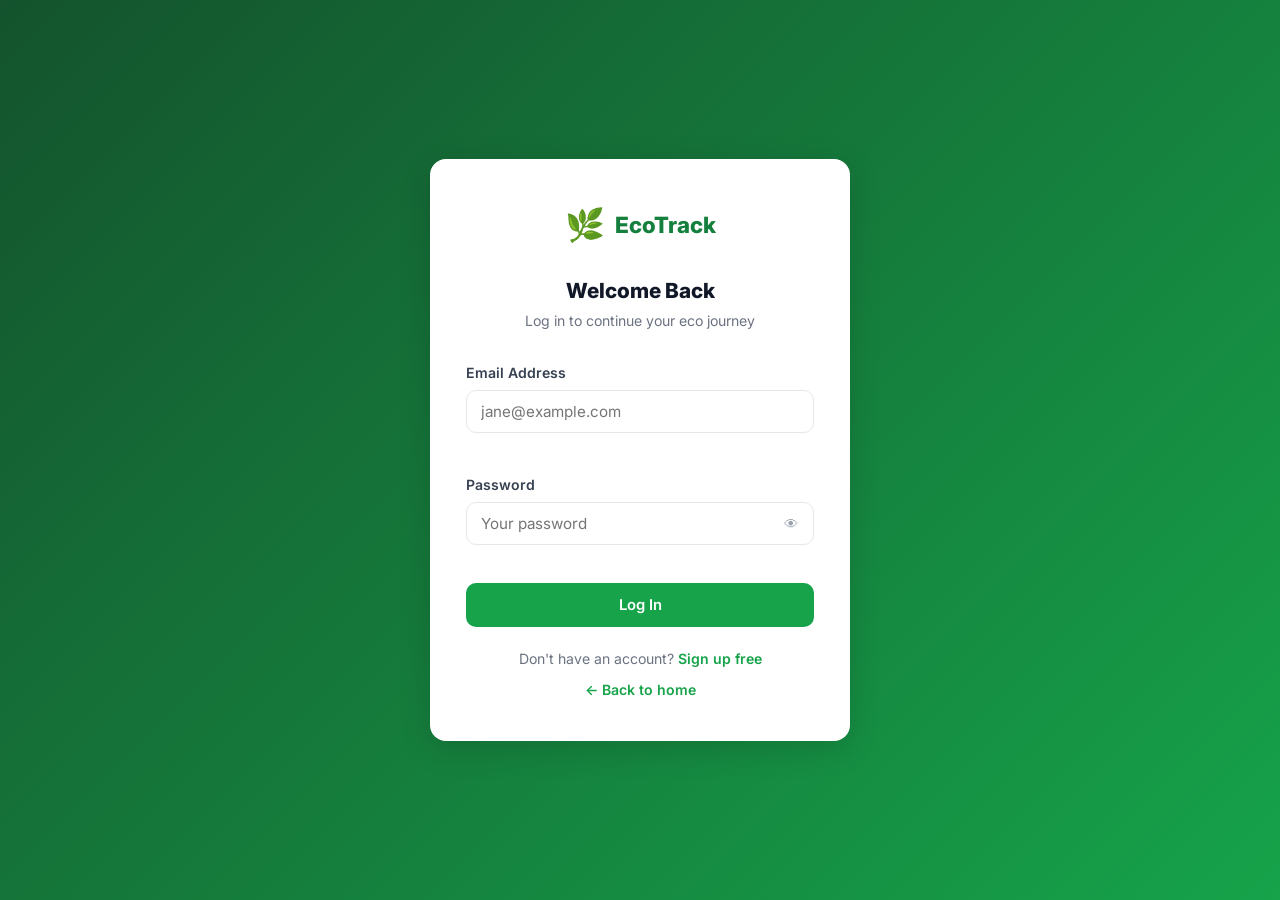
<file: login.html>
<!DOCTYPE html>
<html lang="en">
<head>
  <meta charset="UTF-8" />
  <meta name="viewport" content="width=device-width, initial-scale=1.0" />
  <title>Log In – EcoTrack</title>
  <link rel="stylesheet" href="styles.css" />
  <link href="https://fonts.googleapis.com/css2?family=Inter:wght@400;500;600;700;800&display=swap" rel="stylesheet" />
  <script src="app.js"></script>
</head>
<body class="auth-page">

  <div class="auth-card">
    <div class="auth-logo">
      <span class="auth-logo-icon">🌿</span>
      <span class="auth-logo-name">EcoTrack</span>
    </div>
    <h1 class="auth-title">Welcome Back</h1>
    <p class="auth-subtitle">Log in to continue your eco journey</p>

    <div class="auth-error" id="authError"></div>

    <form id="loginForm" novalidate>
      <div class="form-group">
        <label class="form-label" for="email">Email Address</label>
        <input type="email" id="email" class="form-input" placeholder="jane@example.com" autocomplete="email" required />
        <span class="form-error" id="emailErr"></span>
      </div>
      <div class="form-group">
        <label class="form-label" for="password">Password</label>
        <div class="pw-toggle-wrap">
          <input type="password" id="password" class="form-input" placeholder="Your password" autocomplete="current-password" required />
          <button type="button" class="pw-toggle" id="pwToggle" title="Show/hide password">👁</button>
        </div>
        <span class="form-error" id="pwErr"></span>
      </div>
      <button type="submit" class="btn btn-primary btn-block mt-4" id="loginBtn">Log In</button>
    </form>

    <div class="auth-link">Don't have an account? <a href="register.html">Sign up free</a></div>
    <div class="auth-link" style="margin-top:8px;"><a href="index.html">← Back to home</a></div>
  </div>

  <script>
    document.addEventListener('DOMContentLoaded', () => {
      // Redirect if already logged in
      redirectIfLoggedIn();

      const form    = document.getElementById('loginForm');
      const btn     = document.getElementById('loginBtn');
      const errBox  = document.getElementById('authError');
      const pwInput = document.getElementById('password');
      const pwToggle= document.getElementById('pwToggle');

      // Show/hide password
      pwToggle.addEventListener('click', () => {
        const isText = pwInput.type === 'text';
        pwInput.type = isText ? 'password' : 'text';
        pwToggle.textContent = isText ? '👁' : '🙈';
      });

      function showErr(msg) {
        errBox.textContent = msg;
        errBox.style.display = 'block';
      }
      function hideErr() { errBox.style.display = 'none'; }

      function validateEmail(v) {
        return /^[^\s@]+@[^\s@]+\.[^\s@]+$/.test(v);
      }

      form.addEventListener('submit', e => {
        e.preventDefault();
        hideErr();

        const email = document.getElementById('email').value.trim();
        const pw    = document.getElementById('password').value;
        let valid   = true;

        document.getElementById('emailErr').textContent = '';
        document.getElementById('pwErr').textContent    = '';

        if (!email) {
          document.getElementById('emailErr').textContent = 'Email is required.';
          valid = false;
        } else if (!validateEmail(email)) {
          document.getElementById('emailErr').textContent = 'Enter a valid email address.';
          valid = false;
        }
        if (!pw) {
          document.getElementById('pwErr').textContent = 'Password is required.';
          valid = false;
        }
        if (!valid) return;

        setLoadingBtn(btn, true, 'Log In');
        try {
          loginUser(email, pw);
          window.location.href = 'dashboard.html';
        } catch (err) {
          showErr(err.message);
          setLoadingBtn(btn, false, 'Log In');
        }
      });
    });
  </script>
</body>
</html>
</file>
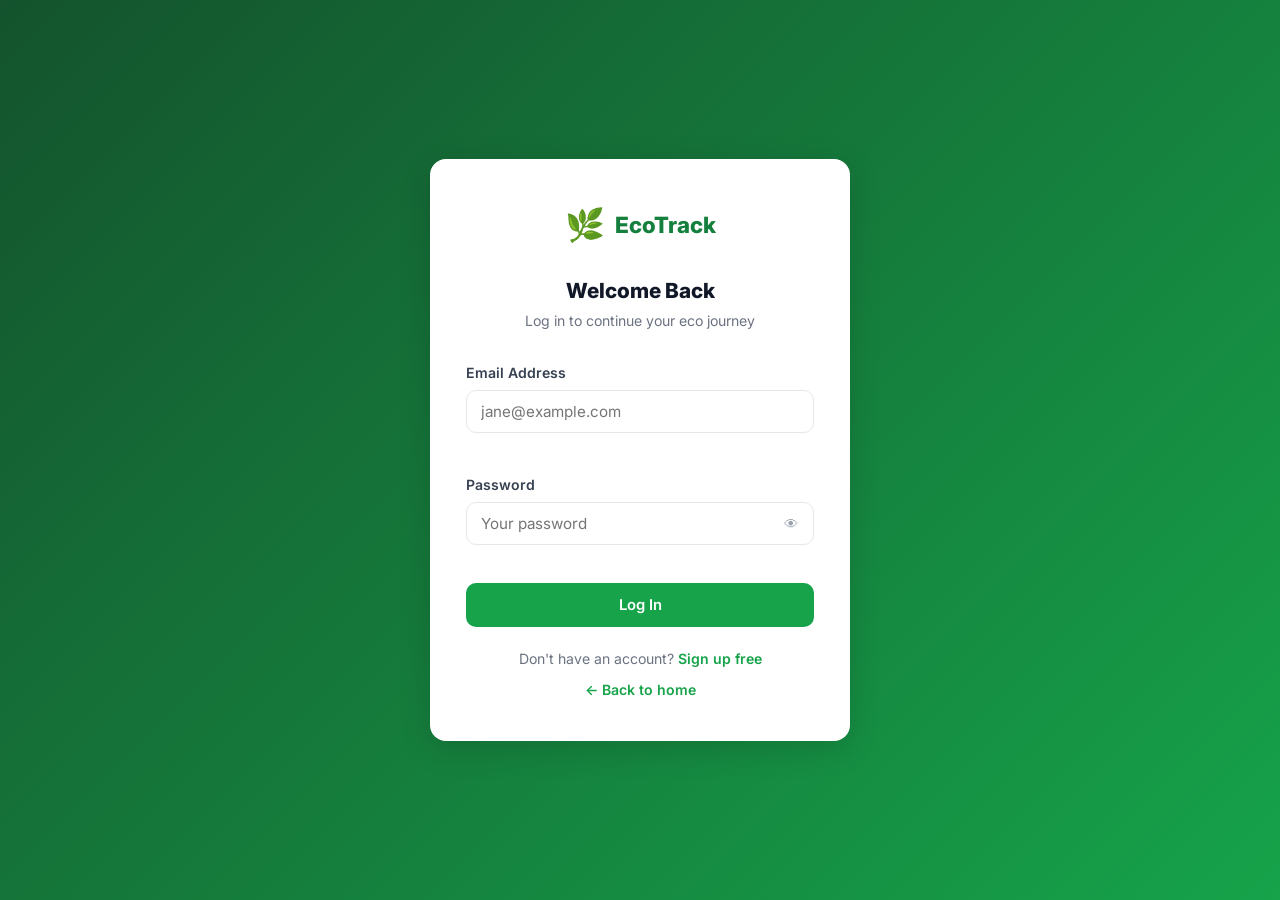
<file: premium.html>
<!DOCTYPE html>
<html lang="en">
<head>
  <meta charset="UTF-8" />
  <meta name="viewport" content="width=device-width, initial-scale=1.0" />
  <title>Premium – EcoTrack</title>
  <link rel="stylesheet" href="styles.css" />
  <link href="https://fonts.googleapis.com/css2?family=Inter:wght@400;500;600;700;800&display=swap" rel="stylesheet" />
  <script src="app.js"></script>
</head>
<body>
<div class="app-layout">

  <!-- SIDEBAR -->
  <aside class="sidebar" id="sidebar">
    <div class="sidebar-header"><span class="sidebar-logo">🌿</span><span class="sidebar-brand">EcoTrack</span></div>
    <div class="sidebar-user"><span class="user-avatar">👤</span><span class="user-name" id="sidebarUserName">Loading…</span></div>
    <nav class="sidebar-nav">
      <a href="dashboard.html"  class="sidebar-link">🏠 Dashboard</a>
      <a href="habits.html"     class="sidebar-link">🌱 Track Habits</a>
      <a href="calculator.html" class="sidebar-link">🧮 Carbon Calculator</a>
      <a href="challenges.html" class="sidebar-link">🎯 Challenges</a>
      <a href="rewards.html"    class="sidebar-link">🏆 Rewards</a>
      <a href="shop.html"       class="sidebar-link">🛒 Eco Shop <span class="cart-badge" style="display:none">0</span></a>
      <a href="premium.html"    class="sidebar-link active">⭐ Premium</a>
      <a href="progress.html"   class="sidebar-link">📊 My Progress</a>
    </nav>
    <button class="sidebar-logout" onclick="logout()">🚪 Logout</button>
  </aside>
  <header class="mobile-header"><button class="hamburger" id="hamburger">☰</button><span class="mobile-brand">🌿 EcoTrack</span></header>
  <div class="sidebar-overlay" id="sidebarOverlay"></div>

  <!-- MAIN -->
  <main class="main-content">

    <!-- Hero -->
    <div class="premium-hero">
      <h1>⭐ Unlock EcoTrack Premium</h1>
      <p>Advanced analytics, personalised challenges, exclusive rewards, and a bigger positive impact on the planet.</p>
      <div class="premium-status" id="premiumStatusBadge">🆓 Free Plan</div>
    </div>

    <!-- Active Premium Banner (hidden by default) -->
    <div id="premiumActiveBanner" style="display:none;background:linear-gradient(90deg,#14532d,#15803d);color:#fff;border-radius:var(--rl);padding:20px 24px;margin-bottom:24px;display:none;align-items:center;gap:16px;flex-wrap:wrap;">
      <span style="font-size:2rem;">🌟</span>
      <div style="flex:1;">
        <div style="font-weight:800;font-size:1.1rem;">You are a Premium Member!</div>
        <div style="opacity:.8;font-size:.88rem;" id="premiumExpiryText">Your plan is active.</div>
      </div>
      <a href="dashboard.html" class="btn btn-outline" style="color:#fff;border-color:rgba(255,255,255,.5);">Go to Dashboard →</a>
    </div>

    <!-- Plans -->
    <div class="plans-grid">

      <!-- Free Plan -->
      <div class="plan-card">
        <div class="plan-name">Free Plan</div>
        <div class="plan-desc">Everything you need to start your eco journey.</div>
        <div class="plan-price">FREE <small>/forever</small></div>
        <div class="plan-features">
          <div class="plan-feature"><span class="ck">✅</span> Basic habit tracking (6 habits/day)</div>
          <div class="plan-feature"><span class="ck">✅</span> Carbon footprint calculator</div>
          <div class="plan-feature"><span class="ck">✅</span> Daily eco challenges</div>
          <div class="plan-feature"><span class="ck">✅</span> Basic progress charts (7 days)</div>
          <div class="plan-feature"><span class="ck">✅</span> Eco Shop access</div>
          <div class="plan-feature"><span class="ck">✅</span> 6 achievement badges</div>
          <div class="plan-feature"><span class="xk">❌</span> Advanced environmental analytics</div>
          <div class="plan-feature"><span class="xk">❌</span> AI-personalised eco challenges</div>
          <div class="plan-feature"><span class="xk">❌</span> Detailed weekly/monthly reports</div>
          <div class="plan-feature"><span class="xk">❌</span> Exclusive Premium rewards (+50% pts)</div>
          <div class="plan-feature"><span class="xk">❌</span> Priority customer support</div>
        </div>
        <button class="btn btn-secondary btn-block" disabled>Current Plan</button>
      </div>

      <!-- Premium Plan -->
      <div class="plan-card featured">
        <span class="plan-badge">⭐ MOST POPULAR</span>
        <div class="plan-name" style="color:var(--primary-darker);">Premium Plan</div>
        <div class="plan-desc">For serious eco champions who want maximum impact.</div>
        <div class="plan-price">₹499 <sub>/</sub><small>month</small></div>
        <div class="plan-features">
          <div class="plan-feature"><span class="ck">✅</span> Everything in Free</div>
          <div class="plan-feature"><span class="ck">✅</span> Advanced environmental analytics</div>
          <div class="plan-feature"><span class="ck">✅</span> AI-personalised eco challenges</div>
          <div class="plan-feature"><span class="ck">✅</span> Detailed weekly &amp; monthly reports</div>
          <div class="plan-feature"><span class="ck">✅</span> <strong>+50% bonus points</strong> on all activities</div>
          <div class="plan-feature"><span class="ck">✅</span> Exclusive Premium badges &amp; rewards</div>
          <div class="plan-feature"><span class="ck">✅</span> Unlimited history &amp; data export</div>
          <div class="plan-feature"><span class="ck">✅</span> Priority customer support</div>
          <div class="plan-feature"><span class="ck">✅</span> Early access to new features</div>
          <div class="plan-feature"><span class="ck">✅</span> Ad-free experience</div>
        </div>
        <button class="btn btn-primary btn-block" id="upgradeBtn" onclick="handleUpgrade()">
          Upgrade to Premium — ₹499/month
        </button>
        <p style="font-size:.75rem;color:var(--gray-400);text-align:center;margin-top:10px;">Cancel anytime · Secure checkout · No hidden fees</p>
      </div>
    </div>

    <!-- Comparison Table -->
    <div class="card" style="margin-bottom:28px;overflow-x:auto;">
      <div class="card-title">📊 Full Feature Comparison</div>
      <table class="compare-table">
        <thead>
          <tr>
            <th style="width:50%">Feature</th>
            <th>Free</th>
            <th style="color:var(--primary-darker);">Premium</th>
          </tr>
        </thead>
        <tbody>
          <tr><td>Daily Habit Tracking</td><td>✅ 6 habits</td><td>✅ 6 habits</td></tr>
          <tr><td>Carbon Footprint Calculator</td><td>✅ Basic</td><td>✅ Advanced</td></tr>
          <tr><td>Eco Challenges</td><td>✅ Daily only</td><td>✅ Daily + Weekly + Special</td></tr>
          <tr><td>Progress Charts</td><td>✅ 7-day</td><td>✅ 30-day + monthly</td></tr>
          <tr><td>Achievement Badges</td><td>✅ 6 badges</td><td>✅ 12+ exclusive badges</td></tr>
          <tr><td>Eco Shop Access</td><td>✅ Full access</td><td>✅ 10% Premium discount</td></tr>
          <tr><td>EcoPoints Multiplier</td><td>1× base</td><td>1.5× bonus points</td></tr>
          <tr><td>Environmental Reports</td><td>❌</td><td>✅ Weekly + Monthly PDF</td></tr>
          <tr><td>AI Personalisation</td><td>❌</td><td>✅ Custom challenge path</td></tr>
          <tr><td>Data Export</td><td>❌</td><td>✅ CSV / PDF download</td></tr>
          <tr><td>Priority Support</td><td>❌</td><td>✅ 24hr response</td></tr>
          <tr><td>Early Access</td><td>❌</td><td>✅ Beta features first</td></tr>
        </tbody>
      </table>
    </div>

    <!-- FAQ -->
    <div class="card" style="margin-bottom:28px;">
      <div class="card-title">❓ Frequently Asked Questions</div>
      <div class="faq-item">
        <button class="faq-q" onclick="toggleFaq(this)">What is EcoTrack Premium? <span>+</span></button>
        <div class="faq-a">EcoTrack Premium is our paid plan that unlocks advanced analytics, personalised eco challenges, detailed environmental impact reports, +50% bonus EcoPoints on every activity, and exclusive Premium badges. It's designed for people who want to take their sustainability journey to the next level.</div>
      </div>
      <div class="faq-item">
        <button class="faq-q" onclick="toggleFaq(this)">How does billing work? <span>+</span></button>
        <div class="faq-a">Premium is billed at ₹499/month. Your subscription renews automatically on the same date each month. We will send you a reminder email before each renewal. Payment gateway integration (Razorpay / UPI) is coming soon — this is a demo activation.</div>
      </div>
      <div class="faq-item">
        <button class="faq-q" onclick="toggleFaq(this)">Can I cancel anytime? <span>+</span></button>
        <div class="faq-a">Yes! You can cancel your Premium subscription anytime from your account settings. When you cancel, you keep Premium benefits until the end of your current billing period. No questions asked, no cancellation fees.</div>
      </div>
      <div class="faq-item">
        <button class="faq-q" onclick="toggleFaq(this)">Is my data secure? <span>+</span></button>
        <div class="faq-a">Absolutely. EcoTrack stores your data locally in your browser using localStorage — your personal eco data never leaves your device. We follow strict privacy principles and do not sell your data to third parties. For cloud sync (coming soon), we'll use industry-standard encryption.</div>
      </div>
    </div>

    <!-- Business / Partner Section -->
    <div class="partner-card">
      <div style="display:flex;align-items:flex-start;gap:20px;flex-wrap:wrap;">
        <div style="flex:1;min-width:200px;">
          <h2 style="margin-bottom:10px;">🤝 Partner with EcoTrack</h2>
          <p style="margin-bottom:14px;">Are you an eco-friendly business? Reach thousands of environmentally-conscious users through EcoTrack's platform.</p>
          <ul style="display:flex;flex-direction:column;gap:8px;list-style:none;margin-bottom:20px;">
            <li style="display:flex;align-items:center;gap:8px;font-size:.9rem;color:var(--gray-700);"><span>🛒</span> Sell products in the EcoTrack Shop</li>
            <li style="display:flex;align-items:center;gap:8px;font-size:.9rem;color:var(--gray-700);"><span>🎯</span> Sponsor branded eco challenges</li>
            <li style="display:flex;align-items:center;gap:8px;font-size:.9rem;color:var(--gray-700);"><span>📢</span> Affiliate product recommendations</li>
            <li style="display:flex;align-items:center;gap:8px;font-size:.9rem;color:var(--gray-700);"><span>🌍</span> Co-branded sustainability campaigns</li>
          </ul>
          <a href="mailto:partnerships@ecotrack.green" class="btn btn-primary">📧 Get in Touch</a>
        </div>
        <div style="background:rgba(255,255,255,.7);border-radius:var(--r);padding:20px;min-width:180px;text-align:center;">
          <div style="font-size:2rem;margin-bottom:8px;">📧</div>
          <div style="font-weight:700;color:var(--gray-800);font-size:.9rem;">partnerships@ecotrack.green</div>
          <div style="font-size:.8rem;color:var(--gray-500);margin-top:6px;">We respond within 2 business days</div>
        </div>
      </div>
    </div>

  </main>
</div>

<script>
  function toggleFaq(btn) {
    const ans = btn.nextElementSibling;
    const icon = btn.querySelector('span');
    const isOpen = ans.classList.contains('open');
    document.querySelectorAll('.faq-a').forEach(a => a.classList.remove('open'));
    document.querySelectorAll('.faq-q span').forEach(s => s.textContent = '+');
    if (!isOpen) { ans.classList.add('open'); icon.textContent = '−'; }
  }

  function handleUpgrade() {
    const user = getCurrentUser();
    if (!user) return;
    if (isPremium(user.uid)) {
      showToast('You are already a Premium member! 🌟', 'info');
      return;
    }
    // Demo activation — in production this opens a payment gateway
    showToast('⚡ Payment gateway (Razorpay/UPI) integration coming soon! Premium activated in demo mode.', 'info');
    activatePremium(user.uid);
    setTimeout(() => updatePremiumUI(user.uid), 500);
  }

  function updatePremiumUI(uid) {
    const premium = isPremium(uid);
    const badge   = document.getElementById('premiumStatusBadge');
    const btn     = document.getElementById('upgradeBtn');
    const banner  = document.getElementById('premiumActiveBanner');

    if (premium) {
      badge.textContent  = '⭐ Premium Member';
      badge.className    = 'premium-status is-premium';
      btn.textContent    = '✅ You are Premium!';
      btn.disabled       = true;
      btn.style.opacity  = '.7';
      banner.style.display = 'flex';
      const expiry = getPremiumExpiry(uid);
      if (expiry) {
        document.getElementById('premiumExpiryText').textContent =
          'Active until ' + new Date(expiry).toLocaleDateString('en-IN', { year:'numeric', month:'long', day:'numeric' });
      }
    } else {
      badge.textContent = '🆓 Free Plan';
      badge.className   = 'premium-status';
      btn.textContent   = 'Upgrade to Premium — ₹499/month';
      btn.disabled      = false;
      banner.style.display = 'none';
    }
  }

  requireAuth(user => {
    updatePremiumUI(user.uid);
    updateCartBadge();
  });
</script>
</body>
</html>
</file>
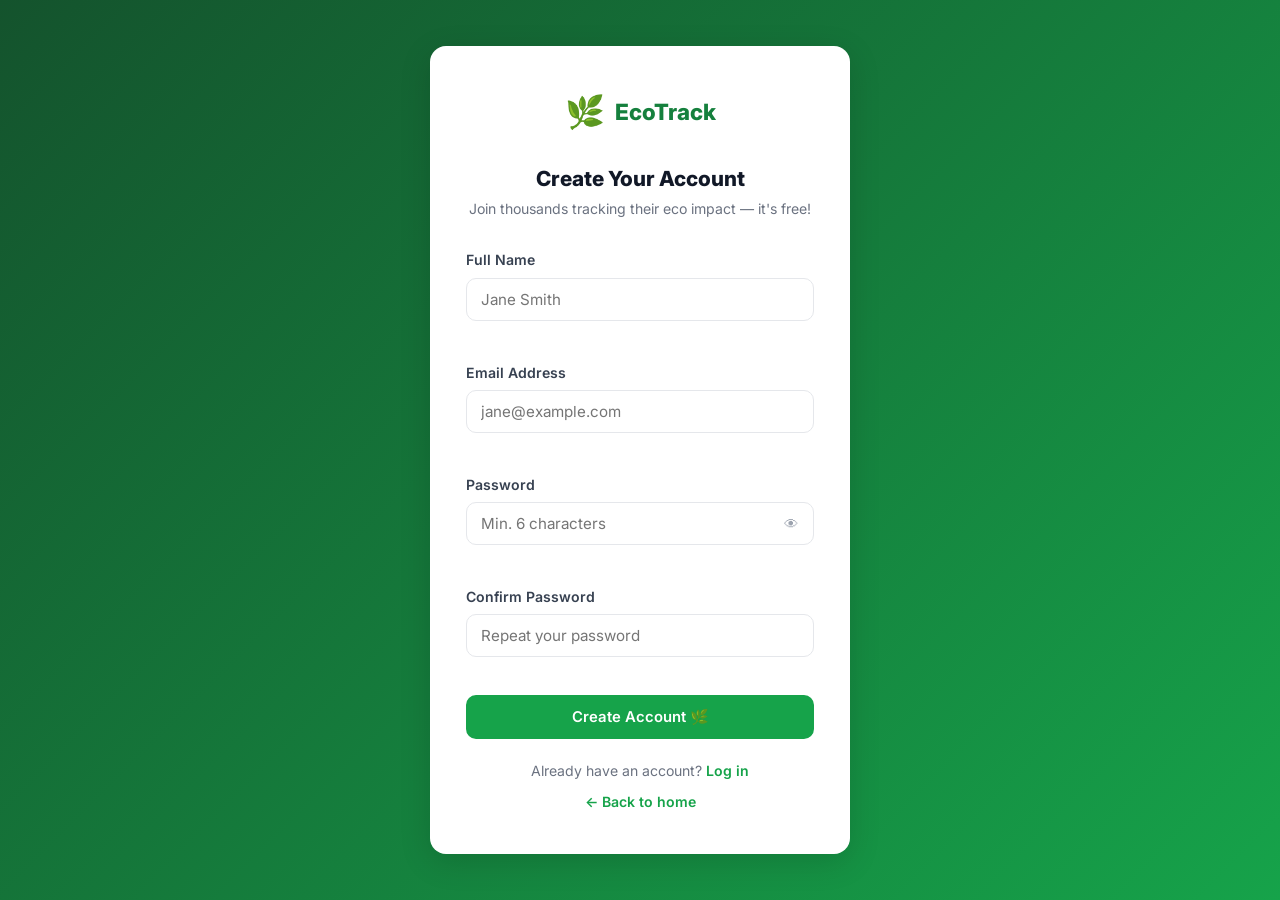
<file: register.html>
<!DOCTYPE html>
<html lang="en">
<head>
  <meta charset="UTF-8" />
  <meta name="viewport" content="width=device-width, initial-scale=1.0" />
  <title>Sign Up – EcoTrack</title>
  <link rel="stylesheet" href="styles.css" />
  <link href="https://fonts.googleapis.com/css2?family=Inter:wght@400;500;600;700;800&display=swap" rel="stylesheet" />
  <script src="app.js"></script>
</head>
<body class="auth-page">

  <div class="auth-card">
    <div class="auth-logo">
      <span class="auth-logo-icon">🌿</span>
      <span class="auth-logo-name">EcoTrack</span>
    </div>
    <h1 class="auth-title">Create Your Account</h1>
    <p class="auth-subtitle">Join thousands tracking their eco impact — it's free!</p>

    <div class="auth-error" id="authError"></div>

    <form id="regForm" novalidate>
      <div class="form-group">
        <label class="form-label" for="name">Full Name</label>
        <input type="text" id="name" class="form-input" placeholder="Jane Smith" autocomplete="name" required />
        <span class="form-error" id="nameErr"></span>
      </div>
      <div class="form-group">
        <label class="form-label" for="email">Email Address</label>
        <input type="email" id="email" class="form-input" placeholder="jane@example.com" autocomplete="email" required />
        <span class="form-error" id="emailErr"></span>
      </div>
      <div class="form-group">
        <label class="form-label" for="password">Password</label>
        <div class="pw-toggle-wrap">
          <input type="password" id="password" class="form-input" placeholder="Min. 6 characters" autocomplete="new-password" required />
          <button type="button" class="pw-toggle" id="pwToggle" title="Show/hide password">👁</button>
        </div>
        <span class="form-error" id="pwErr"></span>
      </div>
      <div class="form-group">
        <label class="form-label" for="confirmPw">Confirm Password</label>
        <input type="password" id="confirmPw" class="form-input" placeholder="Repeat your password" autocomplete="new-password" required />
        <span class="form-error" id="cpwErr"></span>
      </div>
      <button type="submit" class="btn btn-primary btn-block mt-4" id="regBtn">Create Account 🌿</button>
    </form>

    <div class="auth-link">Already have an account? <a href="login.html">Log in</a></div>
    <div class="auth-link" style="margin-top:8px;"><a href="index.html">← Back to home</a></div>
  </div>

  <script>
    document.addEventListener('DOMContentLoaded', () => {
      redirectIfLoggedIn();

      const form    = document.getElementById('regForm');
      const btn     = document.getElementById('regBtn');
      const errBox  = document.getElementById('authError');
      const pwInput = document.getElementById('password');
      const pwToggle= document.getElementById('pwToggle');

      pwToggle.addEventListener('click', () => {
        const isText = pwInput.type === 'text';
        pwInput.type = isText ? 'password' : 'text';
        pwToggle.textContent = isText ? '👁' : '🙈';
      });

      function showErr(msg) { errBox.textContent = msg; errBox.style.display = 'block'; }
      function hideErr()    { errBox.style.display = 'none'; }
      function validateEmail(v) { return /^[^\s@]+@[^\s@]+\.[^\s@]+$/.test(v); }

      function clearErrors() {
        ['nameErr','emailErr','pwErr','cpwErr'].forEach(id => {
          document.getElementById(id).textContent = '';
        });
        hideErr();
      }

      form.addEventListener('submit', e => {
        e.preventDefault();
        clearErrors();

        const name  = document.getElementById('name').value.trim();
        const email = document.getElementById('email').value.trim();
        const pw    = document.getElementById('password').value;
        const cpw   = document.getElementById('confirmPw').value;
        let valid   = true;

        if (!name || name.length < 2) {
          document.getElementById('nameErr').textContent = 'Please enter your full name (at least 2 characters).';
          valid = false;
        }
        if (!email) {
          document.getElementById('emailErr').textContent = 'Email is required.';
          valid = false;
        } else if (!validateEmail(email)) {
          document.getElementById('emailErr').textContent = 'Enter a valid email address.';
          valid = false;
        }
        if (!pw || pw.length < 6) {
          document.getElementById('pwErr').textContent = 'Password must be at least 6 characters.';
          valid = false;
        }
        if (pw !== cpw) {
          document.getElementById('cpwErr').textContent = 'Passwords do not match.';
          valid = false;
        }
        if (!valid) return;

        setLoadingBtn(btn, true, 'Create Account 🌿');
        try {
          registerUser(name, email, pw);
          window.location.href = 'dashboard.html';
        } catch (err) {
          showErr(err.message);
          setLoadingBtn(btn, false, 'Create Account 🌿');
        }
      });
    });
  </script>
</body>
</html>
</file>
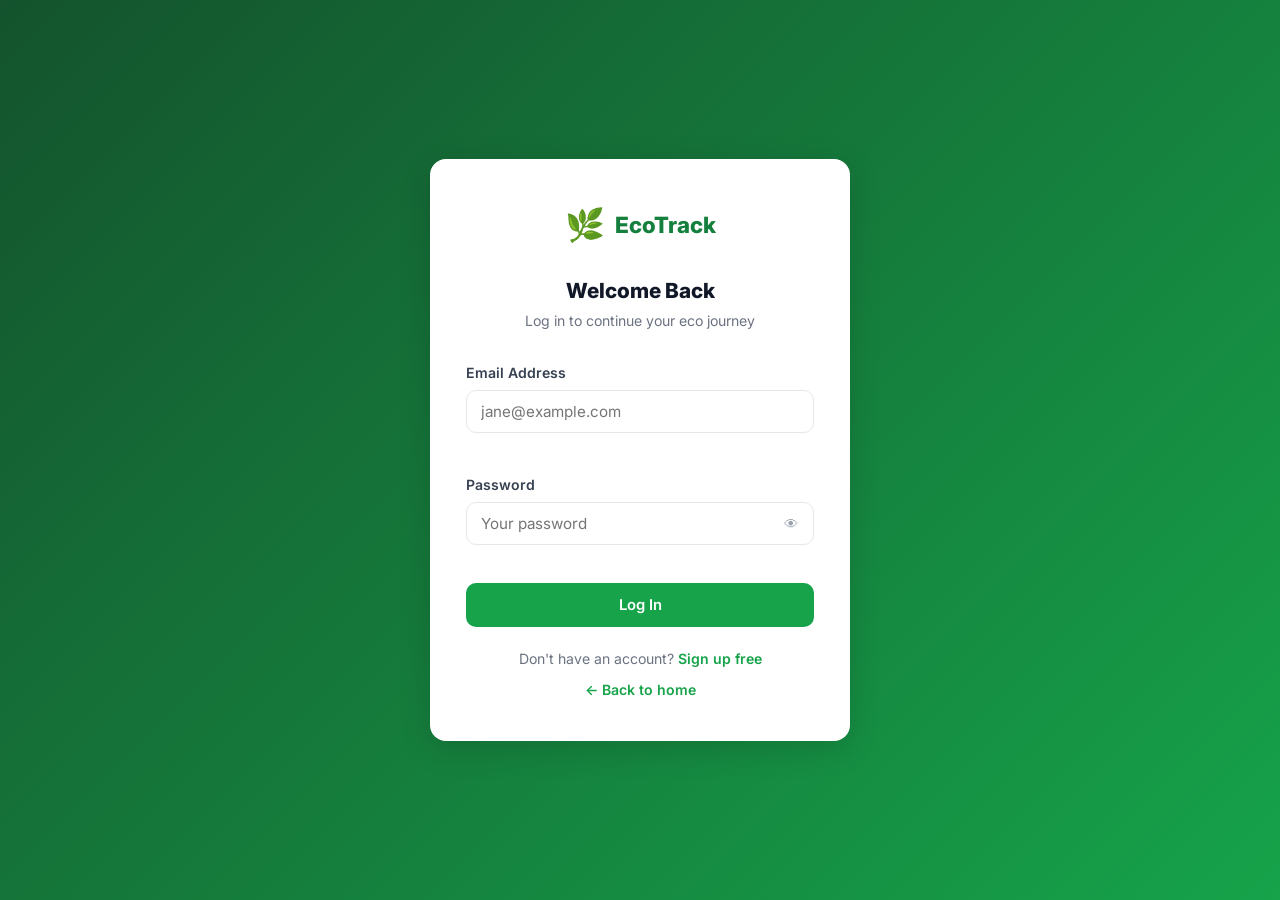
<file: rewards.html>
<!DOCTYPE html>
<html lang="en">
<head>
  <meta charset="UTF-8" />
  <meta name="viewport" content="width=device-width, initial-scale=1.0" />
  <title>Rewards – EcoTrack</title>
  <link rel="stylesheet" href="styles.css" />
  <link href="https://fonts.googleapis.com/css2?family=Inter:wght@400;500;600;700;800&display=swap" rel="stylesheet" />
  <script src="app.js"></script>
</head>
<body>
<div class="app-layout">

  <!-- SIDEBAR -->
  <aside class="sidebar" id="sidebar">
    <div class="sidebar-header">
      <span class="sidebar-logo">🌿</span>
      <span class="sidebar-brand">EcoTrack</span>
    </div>
    <div class="sidebar-user">
      <span class="user-avatar">👤</span>
      <span class="user-name" id="sidebarUserName">Loading…</span>
    </div>
    <nav class="sidebar-nav">
      <a href="dashboard.html"  class="sidebar-link">🏠 Dashboard</a>
      <a href="habits.html"     class="sidebar-link">🌱 Track Habits</a>
      <a href="calculator.html" class="sidebar-link">🧮 Carbon Calculator</a>
      <a href="challenges.html" class="sidebar-link">🎯 Challenges</a>
      <a href="rewards.html"    class="sidebar-link active">🏆 Rewards</a>
      <a href="shop.html"       class="sidebar-link">🛒 Eco Shop <span class="cart-badge" style="display:none">0</span></a>
      <a href="premium.html"    class="sidebar-link">⭐ Premium</a>
      <a href="progress.html"   class="sidebar-link">📊 My Progress</a>
    </nav>
    <button class="sidebar-logout" onclick="logout()">🚪 Logout</button>
  </aside>
  <header class="mobile-header">
    <button class="hamburger" id="hamburger">☰</button>
    <span class="mobile-brand">🌿 EcoTrack</span>
  </header>
  <div class="sidebar-overlay" id="sidebarOverlay"></div>

  <!-- MAIN -->
  <main class="main-content">

    <!-- Hero banner -->
    <div class="rewards-hero">
      <span class="bi-lg" id="heroBadgeIcon">🌱</span>
      <div class="rewards-pts" id="heroPts">0</div>
      <div class="rewards-pts-label">Total Eco Points</div>
      <h2 id="heroBadgeName">Eco Starter</h2>
      <p id="heroBadgeDesc">You have taken your first step on the eco journey!</p>
    </div>

    <!-- Next badge progress -->
    <div class="next-badge-card" id="nextBadgeCard">
      <p style="text-align:center;color:var(--gray-400);">Loading…</p>
    </div>

    <!-- All badges -->
    <div class="card" style="margin-bottom:1.5rem;">
      <div class="section-title">🏅 All Achievement Badges</div>
      <div class="badges-grid" id="badgesGrid"></div>
    </div>

    <!-- How to earn -->
    <div class="card">
      <div class="section-title">⭐ How to Earn Points</div>
      <div class="pts-history-list" id="howToEarn"></div>
    </div>

  </main>
</div>

<script>
  const BADGE_DESCS = {
    starter:  'You have taken your first step on the eco journey!',
    learner:  'You are learning and growing greener every day.',
    warrior:  'You are actively fighting for a better planet!',
    champion: 'A true champion of environmental action!',
    hero:     'An eco hero inspiring others around you!',
    guardian: 'The ultimate protector of our precious planet! 🌍',
  };

  const HABIT_POINTS = [
    { icon:'💧', name:'Use a Reusable Water Bottle', pts:10 },
    { icon:'🛍️', name:'Avoid Plastic Bags',          pts:10 },
    { icon:'💡', name:'Save Electricity',            pts:15 },
    { icon:'🚿', name:'Save Water',                  pts:15 },
    { icon:'🚌', name:'Use Public Transport',        pts:20 },
    { icon:'🌳', name:'Plant or Protect Trees',      pts:25 },
  ];

  requireAuth(user => {
    const data  = getUserData(user.uid);
    const pts   = data.totalPoints || 0;
    const badge = getCurrentBadge(pts);
    const next  = getNextBadge(pts);

    /* Hero */
    document.getElementById('heroBadgeIcon').textContent = badge.icon;
    document.getElementById('heroPts').textContent       = pts.toLocaleString();
    document.getElementById('heroBadgeName').textContent = badge.label;
    document.getElementById('heroBadgeDesc').textContent = BADGE_DESCS[badge.id] || '';

    /* Next badge */
    const card = document.getElementById('nextBadgeCard');
    if (!next) {
      card.innerHTML = `
        <div class="max-rank-msg">
          <div class="mr-icon">🏆</div>
          <h3>Maximum Rank Achieved!</h3>
          <p>You are a Planet Guardian — the highest eco rank. Keep inspiring the world!</p>
        </div>`;
    } else {
      const ptsInTier = pts - badge.minPts;
      const tierRange = next.minPts - badge.minPts;
      const pct       = Math.min(100, Math.round((ptsInTier / tierRange) * 100));
      const needed    = next.minPts - pts;
      card.innerHTML = `
        <div class="nb-top">
          <span class="nb-icon">${next.icon}</span>
          <div class="nb-info">
            <h3>Next: ${next.label}</h3>
            <p>Earn <strong>${needed.toLocaleString()} more points</strong> to unlock this badge</p>
          </div>
        </div>
        <div class="nb-pct-label">
          <span>${badge.label}</span>
          <span>${pct}% → ${next.label}</span>
        </div>
        <div class="nb-bar-wrap"><div class="nb-bar-fill" style="width:${pct}%"></div></div>`;
    }

    /* All badges grid */
    const grid = document.getElementById('badgesGrid');
    BADGES.forEach(b => {
      const unlocked = pts >= b.minPts;
      const div = document.createElement('div');
      div.className = `badge-card ${unlocked ? 'unlocked' : 'locked'}`;
      div.innerHTML = `
        <span class="bc-icon">${b.icon}</span>
        <span class="bc-name">${b.label}</span>
        <div class="bc-pts">${b.minPts === 0 ? 'Default' : b.minPts.toLocaleString() + ' pts'}</div>
        <span class="bc-status">${unlocked ? '✅ Unlocked' : '🔒 Locked'}</span>`;
      grid.appendChild(div);
    });

    /* How to earn */
    const list = document.getElementById('howToEarn');
    const totalPts = HABIT_POINTS.reduce((s,h) => s+h.pts, 0);
    list.innerHTML = HABIT_POINTS.map(h => `
      <div class="pts-history-item">
        <span class="phi-icon">${h.icon}</span>
        <span class="phi-name">${h.name}</span>
        <span class="phi-pts">+${h.pts} pts/day</span>
      </div>`).join('');
    list.innerHTML += `
      <div class="pts-history-item" style="background:var(--primary-bg);border:1px solid var(--primary-border);">
        <span class="phi-icon">🏆</span>
        <span class="phi-name" style="font-weight:700;">Maximum daily total</span>
        <span class="phi-pts" style="font-size:1rem;">+${totalPts} pts</span>
      </div>`;
  });
</script>
</body>
</html>
</file>
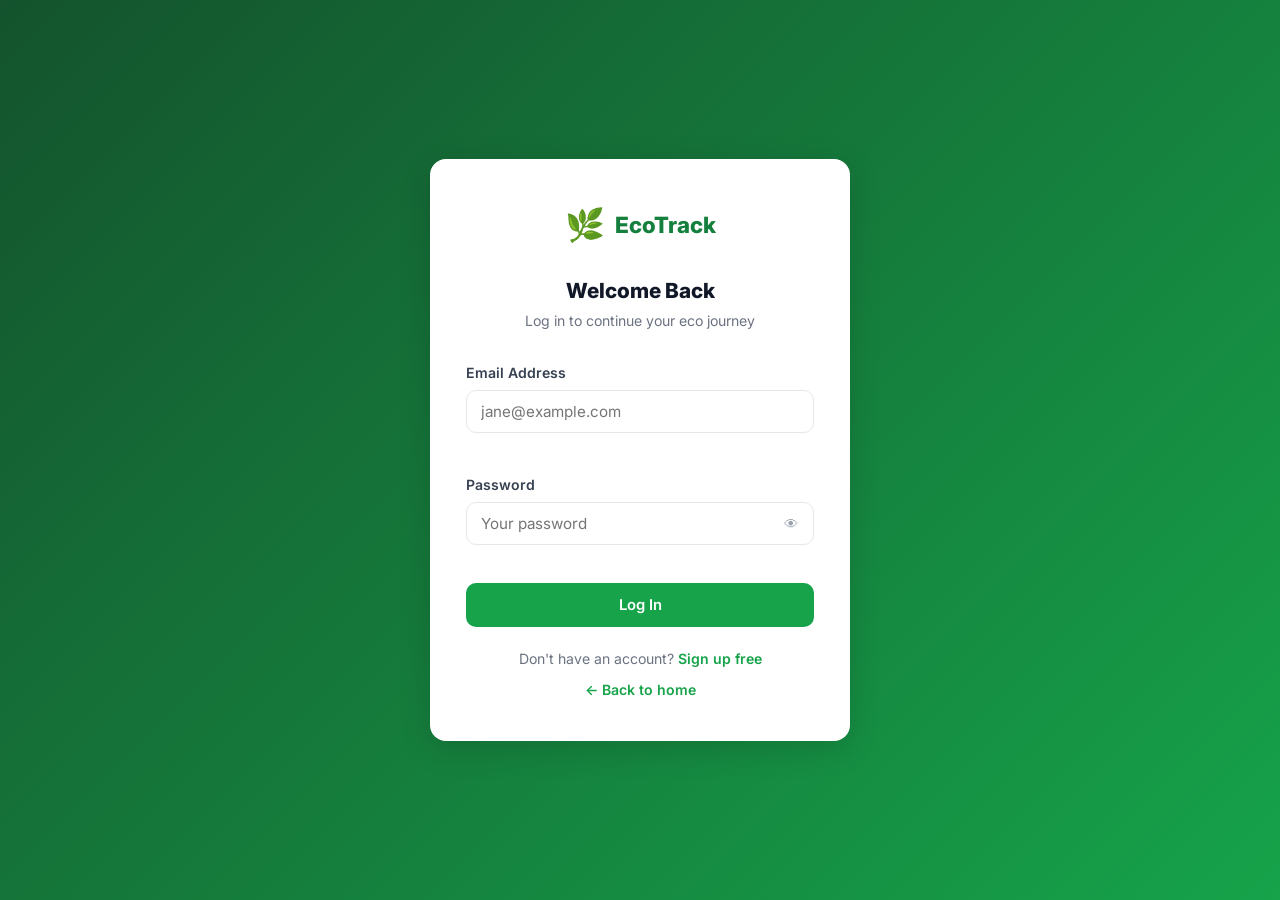
<file: shop.html>
<!DOCTYPE html>
<html lang="en">
<head>
  <meta charset="UTF-8" />
  <meta name="viewport" content="width=device-width, initial-scale=1.0" />
  <title>Eco Shop – EcoTrack</title>
  <link rel="stylesheet" href="styles.css" />
  <link href="https://fonts.googleapis.com/css2?family=Inter:wght@400;500;600;700;800&display=swap" rel="stylesheet" />
  <script src="app.js"></script>
</head>
<body>
<div class="app-layout">

  <!-- SIDEBAR -->
  <aside class="sidebar" id="sidebar">
    <div class="sidebar-header"><span class="sidebar-logo">🌿</span><span class="sidebar-brand">EcoTrack</span></div>
    <div class="sidebar-user"><span class="user-avatar">👤</span><span class="user-name" id="sidebarUserName">Loading…</span></div>
    <nav class="sidebar-nav">
      <a href="dashboard.html"  class="sidebar-link">🏠 Dashboard</a>
      <a href="habits.html"     class="sidebar-link">🌱 Track Habits</a>
      <a href="calculator.html" class="sidebar-link">🧮 Carbon Calculator</a>
      <a href="challenges.html" class="sidebar-link">🎯 Challenges</a>
      <a href="rewards.html"    class="sidebar-link">🏆 Rewards</a>
      <a href="shop.html"       class="sidebar-link active">🛒 Eco Shop <span class="cart-badge" style="display:none">0</span></a>
      <a href="premium.html"    class="sidebar-link">⭐ Premium</a>
      <a href="progress.html"   class="sidebar-link">📊 My Progress</a>
    </nav>
    <button class="sidebar-logout" onclick="logout()">🚪 Logout</button>
  </aside>
  <header class="mobile-header"><button class="hamburger" id="hamburger">☰</button><span class="mobile-brand">🌿 EcoTrack</span></header>
  <div class="sidebar-overlay" id="sidebarOverlay"></div>

  <!-- MAIN -->
  <main class="main-content">

    <!-- Hero -->
    <div class="shop-hero">
      <h1>🛒 EcoTrack Shop</h1>
      <p>Shop eco-friendly products and earn EcoPoints on every purchase!</p>
      <div class="shop-search-bar">
        <input type="text" id="searchInput" placeholder="Search products…" oninput="filterProducts()" />
        <button onclick="filterProducts()">🔍 Search</button>
      </div>
    </div>

    <!-- Shop + Cart Layout -->
    <div class="shop-main-layout">

      <!-- Products Section -->
      <div>
        <!-- Category + Products -->
        <div class="shop-layout">

          <!-- Category sidebar -->
          <div class="shop-sidebar">
            <h3>Categories</h3>
            <button class="cat-btn active" onclick="setCategory('all',this)">🌿 All Products</button>
            <button class="cat-btn" onclick="setCategory('bottles',this)">💧 Water Bottles</button>
            <button class="cat-btn" onclick="setCategory('bamboo',this)">🎋 Bamboo Products</button>
            <button class="cat-btn" onclick="setCategory('bags',this)">🛍️ Bags &amp; Totes</button>
            <button class="cat-btn" onclick="setCategory('stationery',this)">📓 Stationery</button>
            <button class="cat-btn" onclick="setCategory('solar',this)">☀️ Solar Products</button>
            <button class="cat-btn" onclick="setCategory('plants',this)">🌱 Plants &amp; Seeds</button>
            <button class="cat-btn" onclick="setCategory('recycled',this)">♻️ Recycled Products</button>
            <button class="cat-btn" onclick="setCategory('home',this)">🏠 Home &amp; Living</button>
          </div>

          <!-- Products grid -->
          <div>
            <div class="shop-toolbar">
              <h3 id="shopTitle">All Products</h3>
              <span id="shopCount">22 products</span>
            </div>
            <div class="products-grid" id="productsGrid"></div>
          </div>
        </div>
      </div>

      <!-- Cart panel -->
      <div class="cart-panel">
        <h3>🛒 Your Cart <span class="cart-badge" style="display:none">0</span></h3>
        <div id="cartItems">
          <div class="cart-empty">
            <div class="cart-empty-icon">🛒</div>
            <p>Your cart is empty.<br/>Start adding eco products!</p>
          </div>
        </div>
        <div id="cartFooter" style="display:none;">
          <div class="cart-total">
            <span>Total</span>
            <span id="cartTotalAmt">₹0</span>
          </div>
          <button class="btn btn-primary btn-block" style="margin-top:14px;" onclick="checkout()">
            Proceed to Checkout →
          </button>
          <button class="btn btn-secondary btn-block" style="margin-top:8px;" onclick="clearCartConfirm()">
            Clear Cart
          </button>
        </div>
      </div>
    </div>

  </main>
</div>

<script>
/* ── Products Data ── */
const PRODUCTS = [
  { id:1,  cat:'bottles',   emoji:'💧', name:'BambooSip Reusable Bottle',  desc:'500ml insulated bamboo bottle. Cold 24h, hot 12h.',              price:599,  original:899,  eco:'Saves ~500 plastic bottles/yr' },
  { id:2,  cat:'bottles',   emoji:'🌊', name:'Ocean-Saved Water Bottle',   desc:'Made from recycled ocean plastic. 750ml, BPA-free.',             price:799,  original:1199, eco:'Prevents 2kg ocean plastic' },
  { id:3,  cat:'bottles',   emoji:'🍃', name:'Copper Wellness Bottle',     desc:'Traditional copper bottle for healthy hydration. 1 litre.',       price:449,  original:699,  eco:'No plastic, lasts lifetime' },
  { id:4,  cat:'bamboo',    emoji:'🪥', name:'Bamboo Toothbrush Set (4)',   desc:'Biodegradable bamboo handles with charcoal bristles.',           price:299,  original:499,  eco:'Saves 4 plastic toothbrushes' },
  { id:5,  cat:'bamboo',    emoji:'🥢', name:'Bamboo Cutlery Set',         desc:'Fork, spoon, knife, straw & cleaning brush set.',                price:349,  original:599,  eco:'Replaces 500+ plastic utensils' },
  { id:6,  cat:'bamboo',    emoji:'🧴', name:'Bamboo Soap Dish',           desc:'Natural bamboo dish with drainage slots. Bathroom essential.',    price:199,  original:349,  eco:'100% biodegradable' },
  { id:7,  cat:'bags',      emoji:'🛍️', name:'Organic Cotton Tote Bag',    desc:'Large 42×38cm organic cotton bag. Machine washable.',            price:249,  original:399,  eco:'Replaces 1000+ plastic bags' },
  { id:8,  cat:'bags',      emoji:'🎒', name:'Hemp Backpack 20L',          desc:'Eco-friendly hemp backpack with laptop compartment.',             price:1299, original:1999, eco:'Natural hemp, low carbon' },
  { id:9,  cat:'bags',      emoji:'🌿', name:'Jute Shopping Bag 3-Pack',   desc:'Strong jute bags for grocery shopping. 3 sizes.',                price:349,  original:549,  eco:'Biodegradable & reusable' },
  { id:10, cat:'stationery',emoji:'📓', name:'Recycled Paper Notebook',    desc:'A5 notebook, 100% recycled paper. 200 ruled pages.',             price:199,  original:299,  eco:'Saves 1 tree per 50 notebooks' },
  { id:11, cat:'stationery',emoji:'✏️', name:'Seed Pencil Set (10)',        desc:'Plant-able pencils with wildflower seeds in the eraser.',        price:349,  original:499,  eco:'Grows plants when done!' },
  { id:12, cat:'stationery',emoji:'🖊️', name:'Eco Ballpoint Pens (5)',     desc:'Pens from recycled newspaper. Smooth writing, refillable.',      price:149,  original:249,  eco:'100% recycled material' },
  { id:13, cat:'solar',     emoji:'☀️', name:'Solar Phone Charger 10000mAh',desc:'Solar power bank, dual USB. Perfect for travel.',               price:1799, original:2999, eco:'Zero-emission charging' },
  { id:14, cat:'solar',     emoji:'💡', name:'Solar Garden Lights 4-Pack', desc:'Waterproof LED solar lights. Auto on/off at night.',             price:999,  original:1599, eco:'Save 50W electricity/year' },
  { id:15, cat:'solar',     emoji:'🔦', name:'Solar LED Study Lamp',       desc:'Foldable solar desk lamp. 3 brightness levels + USB backup.',    price:1299, original:1999, eco:'No electricity bill' },
  { id:16, cat:'plants',    emoji:'🌱', name:'Herb Garden Starter Kit',    desc:'Grow basil, mint & coriander. Seeds + soil + pots included.',    price:399,  original:649,  eco:'Reduces food packaging' },
  { id:17, cat:'plants',    emoji:'🪴', name:'Air-Purifying Plant Set',    desc:'3 indoor plants — Pothos, Snake plant, Peace Lily in eco pots.', price:899,  original:1299, eco:'Absorbs CO₂ & toxins' },
  { id:18, cat:'plants',    emoji:'🌳', name:'Plant-a-Tree Kit',           desc:'Native tree sapling + planting guide (Mango, Neem or Peepal).',  price:299,  original:499,  eco:'Absorbs 100kg CO₂/year' },
  { id:19, cat:'recycled',  emoji:'♻️', name:'Recycled Plastic Ruler Set', desc:'School ruler set from 100% post-consumer recycled plastic.',     price:99,   original:149,  eco:'Recycled ocean plastic' },
  { id:20, cat:'home',      emoji:'🏠', name:'Beeswax Food Wraps 3-Pack',  desc:'Reusable wraps to replace cling film. 3 sizes.',                 price:599,  original:899,  eco:'Replaces 1000+ cling wraps' },
  { id:21, cat:'home',      emoji:'🧹', name:'Compostable Trash Bags 15pk',desc:'100% compostable 30-litre trash bags.',                          price:299,  original:449,  eco:'Fully biodegradable' },
  { id:22, cat:'home',      emoji:'🧽', name:'Natural Loofah Sponge (3)',  desc:'100% natural loofah for kitchen & bath. Zero plastic.',          price:199,  original:349,  eco:'Biodegradable, lasts 3 months' },
];

let currentCategory = 'all';
let quantities = {};  // productId → qty shown in card UI

/* ── Category Filter ── */
function setCategory(cat, btn) {
  currentCategory = cat;
  document.querySelectorAll('.cat-btn').forEach(b => b.classList.remove('active'));
  btn.classList.add('active');
  renderProducts();
}

/* ── Filter + Render ── */
function filterProducts() { renderProducts(); }

function renderProducts() {
  const q   = (document.getElementById('searchInput').value || '').toLowerCase().trim();
  const grid = document.getElementById('productsGrid');
  let filtered = PRODUCTS.filter(p => {
    const catMatch  = currentCategory === 'all' || p.cat === currentCategory;
    const termMatch = !q || p.name.toLowerCase().includes(q) || p.desc.toLowerCase().includes(q) || p.eco.toLowerCase().includes(q);
    return catMatch && termMatch;
  });

  document.getElementById('shopCount').textContent = `${filtered.length} product${filtered.length !== 1 ? 's' : ''}`;
  const catNames = { all:'All Products', bottles:'💧 Water Bottles', bamboo:'🎋 Bamboo Products', bags:'🛍️ Bags & Totes', stationery:'📓 Stationery', solar:'☀️ Solar Products', plants:'🌱 Plants & Seeds', recycled:'♻️ Recycled Products', home:'🏠 Home & Living' };
  document.getElementById('shopTitle').textContent = q ? `Results for "${q}"` : catNames[currentCategory] || 'Products';

  if (!filtered.length) {
    grid.innerHTML = '<div class="no-data-msg" style="grid-column:1/-1;">No products found. Try a different search or category.</div>';
    return;
  }

  grid.innerHTML = filtered.map(p => {
    const qty = quantities[p.id] || 1;
    const disc = Math.round((1 - p.price / p.original) * 100);
    return `
    <div class="product-card" id="pcard-${p.id}">
      <div class="product-img">${p.emoji}</div>
      <div class="product-body">
        <span class="product-eco">🌿 ${p.eco}</span>
        <div class="product-name">${p.name}</div>
        <div class="product-desc">${p.desc}</div>
        <div class="product-price">
          ₹${p.price.toLocaleString('en-IN')}
          <span class="original">₹${p.original.toLocaleString('en-IN')}</span>
          <span class="discount">${disc}% off</span>
        </div>
        <div class="qty-selector">
          <button class="qty-btn" onclick="changeQty(${p.id},-1)">−</button>
          <span class="qty-num" id="qty-${p.id}">${qty}</span>
          <button class="qty-btn" onclick="changeQty(${p.id},1)">+</button>
        </div>
        <div class="product-actions">
          <button class="btn btn-secondary btn-sm" onclick="handleAddToCart(${p.id})">🛒 Add</button>
          <button class="btn btn-primary btn-sm"   onclick="handleBuyNow(${p.id})">Buy Now</button>
        </div>
      </div>
    </div>`;
  }).join('');
}

function changeQty(id, delta) {
  quantities[id] = Math.max(1, (quantities[id] || 1) + delta);
  const el = document.getElementById('qty-' + id);
  if (el) el.textContent = quantities[id];
}

function handleAddToCart(id) {
  const p   = PRODUCTS.find(x => x.id === id);
  const qty = quantities[id] || 1;
  addToCart(p, qty);
  renderCart();
  showToast(`✅ ${p.name} added to cart!`, 'success');
}

function handleBuyNow(id) {
  const p   = PRODUCTS.find(x => x.id === id);
  const qty = quantities[id] || 1;
  addToCart(p, qty);
  renderCart();
  showToast('Added to cart! Checkout feature coming soon. 🛒', 'info');
}

/* ── Cart Render ── */
function renderCart() {
  const cart  = getCart();
  const items = document.getElementById('cartItems');
  const footer= document.getElementById('cartFooter');

  if (!cart.length) {
    items.innerHTML = '<div class="cart-empty"><div class="cart-empty-icon">🛒</div><p>Your cart is empty.<br/>Start adding eco products!</p></div>';
    footer.style.display = 'none';
    return;
  }

  footer.style.display = 'block';
  items.innerHTML = cart.map(item => `
    <div class="cart-item">
      <span class="cart-item-icon">${item.emoji}</span>
      <div class="cart-item-info">
        <div class="cart-item-name">${item.name}</div>
        <div class="cart-item-price">₹${item.price.toLocaleString('en-IN')} × ${item.qty}</div>
        <div class="cart-item-ctrl">
          <button class="qty-btn" style="width:22px;height:22px;font-size:.8rem;" onclick="changeCartQty(${item.id},-1)">−</button>
          <span style="font-size:.85rem;font-weight:700;min-width:20px;text-align:center;">${item.qty}</span>
          <button class="qty-btn" style="width:22px;height:22px;font-size:.8rem;" onclick="changeCartQty(${item.id},1)">+</button>
          <button class="cart-item-remove" onclick="handleRemove(${item.id})">Remove</button>
        </div>
      </div>
    </div>`).join('');

  document.getElementById('cartTotalAmt').textContent = '₹' + getCartTotal().toLocaleString('en-IN');
  updateCartBadge();
}

function changeCartQty(id, delta) {
  const cart = getCart();
  const item = cart.find(i => i.id === id);
  if (item) {
    const newQty = item.qty + delta;
    updateCartQty(id, newQty);
    renderCart();
  }
}

function handleRemove(id) {
  removeFromCart(id);
  renderCart();
  showToast('Item removed from cart.', 'info');
}

function clearCartConfirm() {
  if (confirm('Clear all items from cart?')) {
    saveCart([]);
    renderCart();
    updateCartBadge();
    showToast('Cart cleared.', 'info');
  }
}

function checkout() {
  showToast('🛒 Payment gateway integration coming soon! Your cart is saved.', 'info');
}

/* ── Init ── */
requireAuth(() => {
  renderProducts();
  renderCart();
  updateCartBadge();
});
</script>
</body>
</html>
</file>
<file: styles.css>
/* =============================================
   EcoTrack – styles.css  (Complete Stylesheet)
   ============================================= */

/* ---------- CSS Variables ---------- */
:root {
  /* Greens */
  --primary:        #22c55e;
  --primary-light:  #4ade80;
  --primary-dark:   #16a34a;
  --primary-darker: #15803d;
  --primary-bg:     #f0fdf4;
  --primary-border: #bbf7d0;

  /* Aliases (backward compat) */
  --g50:  #f0fdf4; --g100: #dcfce7; --g200: #bbf7d0;
  --g400: #4ade80; --g500: #22c55e; --g600: #16a34a;
  --g700: #15803d; --g800: #166534; --g900: #14532d;

  /* Neutrals */
  --white:    #ffffff;
  --gray-50:  #f9fafb; --gray-100: #f3f4f6; --gray-200: #e5e7eb;
  --gray-300: #d1d5db; --gray-400: #9ca3af; --gray-500: #6b7280;
  --gray-600: #4b5563; --gray-700: #374151; --gray-800: #1f2937;
  --gray-900: #111827;
  /* aliases */
  --gray50: #f9fafb; --gray100: #f3f4f6; --gray200: #e5e7eb;
  --gray300: #d1d5db; --gray400: #9ca3af; --gray500: #6b7280;
  --gray600: #4b5563; --gray700: #374151; --gray800: #1f2937; --gray900: #111827;

  --red:    #ef4444;
  --yellow: #f59e0b;
  --blue:   #3b82f6;

  --font: 'Inter', system-ui, sans-serif;
  --sh-sm: 0 1px 3px rgba(0,0,0,.08);
  --sh-md: 0 4px 16px rgba(0,0,0,.10);
  --sh-lg: 0 8px 32px rgba(0,0,0,.14);
  --r:  10px;
  --rl: 16px;
  --tr: .2s ease;

  --sidebar-w:  240px;
  --sidebar-bg: #14532d;
  --mobile-h:   60px;
}

/* ---------- Reset ---------- */
*, *::before, *::after { box-sizing: border-box; margin: 0; padding: 0; }
html { scroll-behavior: smooth; }
body {
  font-family: var(--font);
  color: var(--gray-700);
  background: var(--gray-50);
  line-height: 1.65;
  font-size: 16px;
  overflow-x: hidden;
}
a  { text-decoration: none; color: inherit; }
ul { list-style: none; }
img { max-width: 100%; display: block; }
button { font-family: inherit; cursor: pointer; border: none; background: none; }
input, select, textarea { font-family: inherit; }

/* ---------- Typography ---------- */
h1 { font-size: clamp(2rem,5vw,3rem);   font-weight: 800; line-height: 1.15; color: var(--gray-900); }
h2 { font-size: clamp(1.5rem,3vw,2rem); font-weight: 700; line-height: 1.25; color: var(--gray-900); }
h3 { font-size: 1.1rem; font-weight: 700; color: var(--gray-900); }
h4 { font-size: .95rem; font-weight: 600; color: var(--gray-800); }
p  { color: var(--gray-600); }

/* ---------- Containers ---------- */
.container { max-width: 1100px; margin: 0 auto; padding: 0 24px; }

/* ---------- Utilities ---------- */
.highlight   { color: var(--primary-dark); }
.text-center { text-align: center; }
.mt-4  { margin-top: 16px; } .mt-6 { margin-top: 24px; } .mt-8 { margin-top: 32px; }
.mb-4  { margin-bottom: 16px; }
.w-full { width: 100%; }

/* ---------- Buttons ---------- */
.btn {
  display: inline-flex; align-items: center; justify-content: center; gap: 8px;
  padding: 11px 24px; border-radius: var(--r);
  font-weight: 600; font-size: .93rem;
  transition: all var(--tr); cursor: pointer; border: 2px solid transparent;
}
.btn-primary   { background: var(--primary-dark); color: #fff; border-color: var(--primary-dark); }
.btn-primary:hover { background: var(--primary-darker); border-color: var(--primary-darker); transform: translateY(-1px); box-shadow: 0 4px 14px rgba(22,163,74,.35); }
.btn-primary:disabled { opacity: .6; cursor: not-allowed; transform: none; box-shadow: none; }
.btn-secondary { background: var(--gray-100); color: var(--gray-700); border-color: var(--gray-200); }
.btn-secondary:hover { background: var(--gray-200); transform: translateY(-1px); }
.btn-secondary:disabled { opacity: .6; cursor: not-allowed; transform: none; }
.btn-outline   { background: transparent; color: var(--primary-dark); border-color: var(--primary-dark); }
.btn-outline:hover { background: var(--primary-bg); transform: translateY(-1px); }
.btn-danger    { background: var(--red); color: #fff; border-color: var(--red); }
.btn-danger:hover { opacity: .88; }
.btn-lg    { padding: 14px 32px; font-size: 1rem; }
.btn-sm    { padding: 7px 16px;  font-size: .82rem; }
.btn-block { width: 100%; }

/* ---------- Forms ---------- */
.form-group { display: flex; flex-direction: column; gap: 6px; margin-bottom: 18px; }
.form-group:last-of-type { margin-bottom: 0; }
.form-label { font-size: .88rem; font-weight: 600; color: var(--gray-700); }
.form-input {
  padding: 11px 14px; border: 1.5px solid var(--gray-200);
  border-radius: var(--r); font-size: .95rem;
  color: var(--gray-800); background: var(--white);
  transition: border-color var(--tr), box-shadow var(--tr);
  outline: none; width: 100%;
}
.form-input:focus  { border-color: var(--primary); box-shadow: 0 0 0 3px rgba(34,197,94,.12); }
.form-input.error  { border-color: var(--red); }
select.form-input  { cursor: pointer; }
textarea.form-input { resize: vertical; }
.form-error { font-size: .78rem; color: var(--red);       font-weight: 500; min-height: 16px; }
.form-hint  { font-size: .78rem; color: var(--gray-400); }

/* ---------- Cards ---------- */
.card {
  background: var(--white); border-radius: var(--rl);
  border: 1px solid var(--gray-200); box-shadow: var(--sh-sm); padding: 24px;
}
.card-title {
  font-size: 1rem; font-weight: 700; color: var(--gray-800);
  margin-bottom: 16px; display: flex; align-items: center; gap: 8px;
}

/* ---------- Section Badge ---------- */
.section-badge {
  display: inline-block; background: var(--g100); color: var(--g800);
  font-size: .75rem; font-weight: 700; letter-spacing: .07em; text-transform: uppercase;
  padding: 4px 14px; border-radius: 100px; margin-bottom: 12px;
}

/* ---------- Toast ---------- */
.app-toast {
  position: fixed; bottom: 24px; right: 24px; padding: 12px 20px;
  border-radius: var(--r); font-size: .88rem; font-weight: 600;
  box-shadow: var(--sh-lg); z-index: 9999;
  opacity: 0; visibility: hidden; transform: translateY(8px);
  transition: all .3s ease; max-width: 320px; pointer-events: none;
}
.app-toast.show    { opacity: 1; visibility: visible; transform: translateY(0); }
.app-toast-success { background: #166534; color: #fff; border-left: 4px solid #4ade80; }
.app-toast-error   { background: #7f1d1d; color: #fff; border-left: 4px solid var(--red); }
.app-toast-info    { background: #1e3a5f; color: #fff; border-left: 4px solid var(--blue); }

/* ---------- Progress bar ---------- */
.progress-bar-wrap { margin: 10px 0; }
.progress-label { display: flex; justify-content: space-between; font-size: .84rem; color: var(--gray-600); margin-bottom: 6px; }
.progress-track { height: 10px; background: var(--gray-100); border-radius: 100px; overflow: hidden; }
.progress-fill  { height: 100%; background: linear-gradient(90deg, var(--primary), var(--primary-dark)); border-radius: 100px; transition: width .6s ease; }

/* ==============================================
   PUBLIC NAVBAR
   ============================================= */
.pub-nav {
  position: sticky; top: 0; z-index: 100;
  background: rgba(255,255,255,.97); backdrop-filter: blur(10px);
  border-bottom: 1px solid var(--gray-200); box-shadow: var(--sh-sm);
}
.pub-nav-inner {
  display: flex; align-items: center; justify-content: space-between;
  height: 64px; max-width: 1100px; margin: 0 auto; padding: 0 24px;
}
.nav-logo { display: flex; align-items: center; gap: 8px; font-weight: 800; font-size: 1.1rem; color: var(--primary-darker); }
.nav-logo-icon { font-size: 1.5rem; }
.pub-nav-links { display: flex; align-items: center; gap: 4px; }
.pub-nav-link { padding: 6px 14px; border-radius: 8px; font-size: .9rem; font-weight: 500; color: var(--gray-700); transition: background var(--tr), color var(--tr); }
.pub-nav-link:hover { background: var(--primary-bg); color: var(--primary-darker); }
.pub-nav-actions { display: flex; align-items: center; gap: 10px; }
.pub-hamburger { display: none; flex-direction: column; gap: 5px; padding: 6px; border-radius: 8px; cursor: pointer; }
.pub-hamburger span { display: block; width: 22px; height: 2px; background: var(--gray-700); border-radius: 2px; transition: all .3s; }

/* ==============================================
   LANDING PAGE
   ============================================= */
.hero-section {
  background: linear-gradient(135deg, #14532d 0%, #15803d 60%, #16a34a 100%);
  color: #fff; padding: 100px 0 80px; text-align: center;
}
.hero-badge {
  display: inline-block; background: rgba(255,255,255,.12); color: #bbf7d0;
  font-size: .78rem; font-weight: 700; letter-spacing: .08em; text-transform: uppercase;
  padding: 6px 18px; border-radius: 100px; margin-bottom: 20px;
}
.hero-section h1     { color: #fff; margin-bottom: 18px; }
.hero-section h1 span { color: #4ade80; }
.hero-desc  { font-size: 1.1rem; color: rgba(255,255,255,.78); max-width: 540px; margin: 0 auto 36px; }
.hero-actions { display: flex; gap: 14px; justify-content: center; flex-wrap: wrap; }
.hero-stats {
  display: flex; justify-content: center; gap: 48px; flex-wrap: wrap;
  margin-top: 56px; padding-top: 40px; border-top: 1px solid rgba(255,255,255,.1);
}
.hero-stat strong { display: block; font-size: 1.8rem; font-weight: 800; color: #4ade80; }
.hero-stat span   { font-size: .82rem; color: rgba(255,255,255,.65); font-weight: 500; }

.features-section { padding: 90px 0; background: var(--white); }
.section-header   { text-align: center; max-width: 580px; margin: 0 auto 52px; }
.section-header h2 { margin-bottom: 12px; }
.features-grid { display: grid; grid-template-columns: repeat(auto-fit, minmax(230px, 1fr)); gap: 24px; }
.feature-card {
  background: var(--white); border: 1px solid var(--gray-200); border-radius: var(--rl); padding: 28px;
  transition: box-shadow var(--tr), transform var(--tr), border-color var(--tr);
}
.feature-card:hover { box-shadow: var(--sh-lg); transform: translateY(-3px); border-color: var(--primary-border); }
.feature-icon { font-size: 2.2rem; margin-bottom: 14px; }
.feature-card h3 { margin-bottom: 8px; }
.feature-card p  { font-size: .9rem; }

/* How it works */
.how-section { padding: 80px 0; background: var(--primary-bg); }
.how-grid { display: grid; grid-template-columns: repeat(auto-fit, minmax(200px,1fr)); gap: 32px; margin-top: 40px; }
.how-step { text-align: center; }
.how-num  { width: 48px; height: 48px; border-radius: 50%; background: var(--primary-dark); color: #fff; font-size: 1.1rem; font-weight: 800; display: flex; align-items: center; justify-content: center; margin: 0 auto 14px; }
.how-step h3 { font-size: 1rem; margin-bottom: 6px; }
.how-step p  { font-size: .88rem; }

/* About */
.about-section { padding: 90px 0; background: var(--gray-50); }
.about-layout  { display: grid; grid-template-columns: 1fr 1fr; gap: 60px; align-items: center; }
.about-text p  { margin-bottom: 14px; font-size: .97rem; }
.about-badges  { display: grid; grid-template-columns: 1fr 1fr; gap: 14px; }
.about-badge   {
  background: var(--white); border: 1px solid var(--primary-border); border-radius: var(--r);
  padding: 18px; display: flex; flex-direction: column; align-items: center; gap: 6px;
  text-align: center; transition: box-shadow var(--tr), transform var(--tr);
}
.about-badge:hover { box-shadow: var(--sh-md); transform: translateY(-2px); }
.about-badge-icon { font-size: 1.8rem; }
.about-badge span { font-size: .84rem; font-weight: 700; color: var(--gray-800); }

/* Contact */
.contact-section { padding: 90px 0; background: var(--white); }
.contact-layout  { display: grid; grid-template-columns: 1fr 1fr; gap: 60px; align-items: start; }
.contact-info p  { margin-bottom: 24px; }
.contact-detail  { display: flex; align-items: center; gap: 12px; margin-bottom: 14px; font-size: .95rem; color: var(--gray-700); font-weight: 500; }
.contact-detail span { font-size: 1.1rem; }
.contact-form-card { background: var(--gray-50); border: 1px solid var(--gray-200); border-radius: var(--rl); padding: 32px; }
.contact-success   {
  display: none; background: var(--primary-bg); border: 1px solid var(--primary-border);
  border-radius: var(--r); padding: 14px 18px;
  font-size: .93rem; color: var(--primary-darker); font-weight: 600; text-align: center; margin-top: 14px;
}

/* Footer */
.pub-footer { background: var(--gray-900); color: rgba(255,255,255,.65); padding: 48px 0 28px; }
.footer-top {
  display: grid; grid-template-columns: 2fr 1fr 1fr;
  gap: 40px; padding-bottom: 32px; border-bottom: 1px solid rgba(255,255,255,.08); margin-bottom: 24px;
}
.footer-brand .nav-logo { color: #fff; display: flex; margin-bottom: 12px; }
.footer-brand p { font-size: .88rem; max-width: 240px; color: rgba(255,255,255,.5); }
.footer-col h4  { font-size: .82rem; font-weight: 700; color: #fff; text-transform: uppercase; letter-spacing: .07em; margin-bottom: 14px; }
.footer-col ul  { display: flex; flex-direction: column; gap: 8px; }
.footer-col a   { font-size: .88rem; color: rgba(255,255,255,.5); transition: color var(--tr); }
.footer-col a:hover { color: #4ade80; }
.footer-bottom  { display: flex; justify-content: space-between; align-items: center; flex-wrap: wrap; gap: 8px; }
.footer-bottom p { font-size: .82rem; color: rgba(255,255,255,.35); }

/* ==============================================
   AUTH PAGES
   ============================================= */
.auth-page {
  min-height: 100vh;
  background: linear-gradient(135deg, #14532d 0%, #16a34a 100%);
  display: flex; align-items: center; justify-content: center; padding: 24px;
}
.auth-card { background: #fff; border-radius: var(--rl); padding: 40px 36px; width: 100%; max-width: 420px; box-shadow: var(--sh-lg); }
.auth-logo      { display: flex; align-items: center; justify-content: center; gap: 10px; margin-bottom: 28px; }
.auth-logo-icon { font-size: 2rem; }
.auth-logo-name { font-size: 1.4rem; font-weight: 800; color: var(--primary-darker); }
.auth-title     { font-size: 1.3rem; font-weight: 800; color: var(--gray-900); text-align: center; margin-bottom: 6px; }
.auth-subtitle  { font-size: .88rem; color: var(--gray-500); text-align: center; margin-bottom: 28px; }
.auth-link      { text-align: center; margin-top: 20px; font-size: .88rem; color: var(--gray-500); }
.auth-link a    { color: var(--primary-dark); font-weight: 600; }
.auth-link a:hover { text-decoration: underline; }
.auth-error {
  background: #fef2f2; border: 1px solid #fecaca;
  color: var(--red); border-radius: var(--r);
  padding: 10px 14px; font-size: .88rem; font-weight: 500;
  margin-bottom: 16px; display: none;
}
.pw-toggle-wrap { position: relative; }
.pw-toggle-wrap .form-input { padding-right: 42px; }
.pw-toggle {
  position: absolute; right: 12px; top: 50%; transform: translateY(-50%);
  background: none; border: none; cursor: pointer; font-size: .9rem; color: var(--gray-400); padding: 4px;
}

/* ==============================================
   DASHBOARD LAYOUT (sidebar + main)
   ============================================= */
.app-layout { display: flex; min-height: 100vh; }

/* Sidebar */
.sidebar {
  position: fixed; top: 0; left: 0; bottom: 0;
  width: var(--sidebar-w); background: var(--sidebar-bg);
  display: flex; flex-direction: column;
  z-index: 200; transition: transform .3s ease; overflow-y: auto;
}
.sidebar-header {
  display: flex; align-items: center; gap: 10px;
  padding: 20px 20px 16px; border-bottom: 1px solid rgba(255,255,255,.08); flex-shrink: 0;
}
.sidebar-logo  { font-size: 1.6rem; }
.sidebar-brand { font-size: 1.1rem; font-weight: 800; color: #fff; }
.sidebar-user  {
  display: flex; align-items: center; gap: 10px;
  padding: 14px 20px; border-bottom: 1px solid rgba(255,255,255,.08); flex-shrink: 0;
}
.user-avatar { font-size: 1.5rem; }
.user-name   { font-size: .88rem; font-weight: 600; color: rgba(255,255,255,.85); white-space: nowrap; overflow: hidden; text-overflow: ellipsis; }
.sidebar-nav { flex: 1; padding: 12px 0; }
.sidebar-link {
  display: flex; align-items: center; gap: 10px;
  padding: 11px 20px; font-size: .9rem; font-weight: 500;
  color: rgba(255,255,255,.65); transition: background var(--tr), color var(--tr);
}
.sidebar-link:hover  { background: rgba(255,255,255,.08); color: #fff; }
.sidebar-link.active { background: var(--primary-dark); color: #fff; font-weight: 600; }
.sidebar-logout {
  margin: 12px 16px 20px; padding: 10px 16px;
  background: rgba(239,68,68,.15); color: #fca5a5;
  border-radius: var(--r); font-size: .88rem; font-weight: 600;
  text-align: center; transition: background var(--tr); flex-shrink: 0; width: calc(100% - 32px);
}
.sidebar-logout:hover { background: rgba(239,68,68,.28); }

/* Mobile header */
.mobile-header {
  display: none; position: fixed; top: 0; left: 0; right: 0;
  height: var(--mobile-h); background: var(--sidebar-bg); z-index: 150;
  align-items: center; padding: 0 16px; gap: 12px;
}
.hamburger    { font-size: 1.3rem; color: #fff; padding: 6px; background: none; border: none; cursor: pointer; }
.mobile-brand { font-size: 1rem; font-weight: 800; color: #fff; }

/* Overlay */
.sidebar-overlay { display: none; position: fixed; inset: 0; background: rgba(0,0,0,.45); z-index: 190; }
.sidebar-overlay.show { display: block; }

/* Main Content */
.main-content { margin-left: var(--sidebar-w); flex: 1; min-height: 100vh; background: var(--gray-50); padding: 32px; }
.page-title    { font-size: 1.5rem; font-weight: 800; color: var(--gray-900); margin-bottom: 4px; }
.page-subtitle { font-size: .9rem; color: var(--gray-500); margin-bottom: 28px; }

/* ==============================================
   DASHBOARD PAGE
   ============================================= */
.welcome-banner {
  background: linear-gradient(135deg, #15803d 0%, #22c55e 100%);
  border-radius: var(--rl); padding: 24px 28px; margin-bottom: 24px; color: #fff;
  display: flex; justify-content: space-between; align-items: center; gap: 20px; flex-wrap: wrap;
}
.welcome-text h2 { font-size: 1.3rem; color: #fff; margin-bottom: 4px; }
.welcome-text p  { color: rgba(255,255,255,.75); font-size: .9rem; }
.welcome-badge   { background: rgba(255,255,255,.18); border-radius: var(--r); padding: 12px 20px; text-align: center; flex-shrink: 0; }
.welcome-badge .bi { font-size: 1.8rem; display: block; }
.welcome-badge .bn { font-size: .78rem; font-weight: 700; color: rgba(255,255,255,.85); display: block; margin-top: 4px; }

.stats-grid { display: grid; grid-template-columns: repeat(auto-fit, minmax(200px, 1fr)); gap: 20px; margin-bottom: 28px; }
.stat-card  {
  background: #fff; border-radius: var(--rl); border: 1px solid var(--gray-200);
  padding: 22px 20px; display: flex; flex-direction: column; gap: 6px; box-shadow: var(--sh-sm);
  transition: box-shadow var(--tr), transform var(--tr);
}
.stat-card:hover { box-shadow: var(--sh-md); transform: translateY(-2px); }
.stat-icon  { font-size: 1.8rem; margin-bottom: 4px; }
.stat-label { font-size: .78rem; font-weight: 600; color: var(--gray-400); text-transform: uppercase; letter-spacing: .06em; }
.stat-value { font-size: 1.9rem; font-weight: 800; color: var(--gray-900); }
.stat-sub   { font-size: .78rem; color: var(--primary-dark); font-weight: 600; }

.dash-grid { display: grid; grid-template-columns: 1fr 1fr; gap: 20px; }

.activity-item     { display: flex; align-items: center; gap: 12px; padding: 12px 0; border-bottom: 1px solid var(--gray-100); font-size: .9rem; }
.activity-item:last-child { border-bottom: none; }
.activity-item-icon { font-size: 1.3rem; flex-shrink: 0; }
.activity-item-info { flex: 1; }
.activity-item-info strong { display: block; color: var(--gray-800); font-size: .9rem; }
.activity-item-info span   { color: var(--gray-400); font-size: .78rem; }
.activity-item-pts  { font-size: .82rem; font-weight: 700; color: var(--primary-dark); white-space: nowrap; }

.quick-actions { display: grid; grid-template-columns: 1fr 1fr; gap: 12px; }
.quick-action  {
  background: var(--primary-bg); border: 1px solid var(--primary-border); border-radius: var(--r);
  padding: 16px; text-align: center; font-size: .88rem; font-weight: 600; color: var(--primary-darker);
  transition: background var(--tr), box-shadow var(--tr); display: block;
}
.quick-action:hover { background: #dcfce7; box-shadow: var(--sh-sm); }
.quick-action-icon  { font-size: 1.5rem; display: block; margin-bottom: 6px; }

/* ==============================================
   CALCULATOR PAGE
   ============================================= */
.calc-layout    { display: grid; grid-template-columns: 1fr 360px; gap: 24px; align-items: start; }
.calc-form-card { background: #fff; border-radius: var(--rl); border: 1px solid var(--gray-200); padding: 28px; box-shadow: var(--sh-sm); }
.calc-result-card {
  background: #fff; border-radius: var(--rl); border: 1px solid var(--gray-200); padding: 28px;
  box-shadow: var(--sh-sm); position: sticky; top: 24px;
}
.result-total       { text-align: center; padding: 24px 0; border-bottom: 1px solid var(--gray-100); margin-bottom: 20px; }
.result-total .num  { font-size: 2.4rem; font-weight: 800; color: var(--primary-darker); display: block; }
.result-total .lbl  { font-size: .84rem; color: var(--gray-500); }
.result-breakdown   { display: flex; flex-direction: column; gap: 0; margin-bottom: 20px; }
.breakdown-row      { display: flex; justify-content: space-between; align-items: center; font-size: .9rem; padding: 9px 0; border-bottom: 1px solid var(--gray-100); }
.breakdown-row:last-child { border-bottom: none; }
.breakdown-row span:first-child { color: var(--gray-600); }
.breakdown-row strong { color: var(--gray-900); }
.result-rating  { padding: 12px 16px; border-radius: var(--r); font-size: .88rem; font-weight: 600; text-align: center; margin-bottom: 16px; }
.rating-low     { background: var(--primary-bg);  color: var(--primary-darker);  border: 1px solid var(--primary-border); }
.rating-medium  { background: #fffbeb; color: #92400e; border: 1px solid #fde68a; }
.rating-high    { background: #fff1f2; color: #9f1239; border: 1px solid #fecdd3; }
.calc-history   { margin-top: 24px; }
.history-item   { display: flex; justify-content: space-between; align-items: center; padding: 10px 0; border-bottom: 1px solid var(--gray-100); font-size: .88rem; }
.history-item:last-child { border-bottom: none; }
.history-item span   { color: var(--gray-500); }
.history-item strong { color: var(--gray-800); }

/* ==============================================
   HABITS PAGE
   ============================================= */
.habits-header { display: flex; justify-content: space-between; align-items: center; margin-bottom: 24px; flex-wrap: wrap; gap: 12px; }
.habits-date   { font-size: .9rem; color: var(--gray-500); font-weight: 500; }
.habits-points-display {
  display: flex; align-items: center; gap: 10px;
  background: var(--primary-bg); border: 1px solid var(--primary-border); border-radius: var(--r); padding: 10px 18px;
}
.habits-points-display .pts-icon  { font-size: 1.3rem; }
.habits-points-display .pts-num   { font-size: 1.3rem; font-weight: 800; color: var(--primary-darker); }
.habits-points-display .pts-label { font-size: .78rem; color: var(--gray-500); }

.habits-grid { display: flex; flex-direction: column; gap: 12px; margin-bottom: 20px; }
.habit-item  {
  background: #fff; border: 2px solid var(--gray-200); border-radius: var(--rl);
  padding: 18px 20px; display: flex; align-items: center; gap: 16px;
  transition: border-color var(--tr), background var(--tr), box-shadow var(--tr);
  cursor: pointer; user-select: none;
}
.habit-item:hover     { border-color: var(--primary); box-shadow: var(--sh-sm); }
.habit-item.completed { border-color: var(--primary); background: var(--primary-bg); }
.habit-item.saved     { cursor: default; }
.habit-item.saved:hover { border-color: var(--primary); box-shadow: none; }
.habit-checkbox {
  width: 26px; height: 26px; border: 2px solid var(--gray-300);
  border-radius: 50%; display: flex; align-items: center; justify-content: center;
  flex-shrink: 0; transition: all var(--tr); font-size: .9rem;
}
.habit-item.completed .habit-checkbox { background: var(--primary-dark); border-color: var(--primary-dark); color: #fff; }
.habit-info { flex: 1; }
.habit-name { font-size: .97rem; font-weight: 600; color: var(--gray-800); }
.habit-desc { font-size: .82rem; color: var(--gray-400); margin-top: 2px; }
.habit-pts  { font-size: .82rem; font-weight: 700; color: var(--primary-dark); white-space: nowrap; background: var(--g100); padding: 3px 10px; border-radius: 100px; }
.habits-actions { display: flex; gap: 12px; margin-bottom: 20px; }
.habits-summary { background: #fff; border: 1px solid var(--gray-200); border-radius: var(--rl); padding: 24px; box-shadow: var(--sh-sm); }
.summary-top { display: flex; justify-content: space-between; align-items: center; margin-bottom: 12px; flex-wrap: wrap; gap: 6px; }
.summary-top span { font-weight: 600; color: var(--gray-700); font-size: .95rem; }
.summary-count { font-size: .88rem; color: var(--gray-500); }
.progress-bar-wrap2 { background: var(--gray-100); border-radius: 100px; height: 12px; overflow: hidden; margin-bottom: 10px; }
.progress-bar-fill2 { height: 12px; border-radius: 100px; background: linear-gradient(90deg, var(--primary), var(--primary-dark)); transition: width .4s ease; }
.summary-msg { font-size: .88rem; color: var(--gray-600); }

/* ==============================================
   PROGRESS PAGE
   ============================================= */
.progress-grid  { display: grid; grid-template-columns: 1fr 1fr; gap: 20px; margin-bottom: 24px; }
.chart-card     { background: #fff; border: 1px solid var(--gray-200); border-radius: var(--rl); padding: 24px; box-shadow: var(--sh-sm); }
.chart-card h3  { font-size: 1rem; font-weight: 700; color: var(--gray-700); margin-bottom: 16px; }
.chart-card canvas { max-height: 240px; }
.weekly-summary { display: grid; grid-template-columns: repeat(auto-fit, minmax(140px,1fr)); gap: 14px; margin-bottom: 20px; }
.week-stat      { background: #fff; border: 1px solid var(--gray-200); border-radius: var(--r); padding: 16px; text-align: center; }
.week-stat .ws-icon  { font-size: 1.6rem; margin-bottom: 4px; }
.week-stat .ws-num   { font-size: 1.6rem; font-weight: 800; color: var(--primary-darker); display: block; }
.week-stat .ws-label { font-size: .78rem; color: var(--gray-400); font-weight: 500; }
.history-table  { width: 100%; border-collapse: collapse; font-size: .88rem; }
.history-table th { text-align: left; padding: 10px 14px; background: var(--gray-50); color: var(--gray-500); font-size: .75rem; text-transform: uppercase; letter-spacing: .06em; border-bottom: 1px solid var(--gray-200); }
.history-table td { padding: 11px 14px; border-bottom: 1px solid var(--gray-100); color: var(--gray-700); }
.history-table tr:last-child td { border-bottom: none; }
.history-table tr:hover td { background: var(--gray-50); }
.pill { display: inline-block; padding: .2rem .65rem; border-radius: 999px; font-size: .75rem; font-weight: 600; }
.pill-green { background: var(--primary-bg); color: var(--primary-darker); }
.pill-gray  { background: var(--gray-100);  color: var(--gray-500); }
.tbl-bar    { display: inline-flex; align-items: center; gap: 8px; }
.tbl-bar-track { width: 70px; height: 7px; background: var(--gray-100); border-radius: 999px; overflow: hidden; display: inline-block; vertical-align: middle; }
.tbl-bar-fill  { height: 7px; border-radius: 999px; background: linear-gradient(90deg, var(--primary), var(--primary-dark)); }
.no-data-msg { text-align: center; padding: 2rem; color: var(--gray-400); font-size: .93rem; }

/* ==============================================
   REWARDS PAGE
   ============================================= */
.rewards-hero { background: linear-gradient(135deg, #14532d 0%, #22c55e 100%); border-radius: var(--rl); padding: 32px; text-align: center; color: #fff; margin-bottom: 24px; }
.rewards-hero .bi-lg { font-size: 3.5rem; display: block; margin-bottom: 10px; }
.rewards-hero h2  { color: #fff; font-size: 1.3rem; margin-bottom: 4px; }
.rewards-hero p   { color: rgba(255,255,255,.75); font-size: .88rem; }
.rewards-pts      { font-size: 2.5rem; font-weight: 800; color: #4ade80; }
.rewards-pts-label { font-size: .85rem; opacity: .8; }

.next-badge-card { background: #fff; border: 1px solid var(--gray-200); border-radius: var(--rl); padding: 24px; margin-bottom: 24px; box-shadow: var(--sh-sm); }
.nb-top { display: flex; align-items: center; gap: 16px; margin-bottom: 14px; flex-wrap: wrap; }
.nb-icon { font-size: 2.5rem; }
.nb-info h3 { font-size: 1rem; font-weight: 700; color: var(--gray-900); margin: 0 0 .15rem; }
.nb-info p  { font-size: .85rem; color: var(--gray-500); margin: 0; }
.nb-pct-label { display: flex; justify-content: space-between; font-size: .82rem; color: var(--gray-500); margin-bottom: 6px; }
.nb-bar-wrap  { background: var(--gray-100); border-radius: 999px; height: 12px; overflow: hidden; }
.nb-bar-fill  { height: 12px; border-radius: 999px; background: linear-gradient(90deg, var(--primary), var(--primary-dark)); transition: width .5s ease; }
.max-rank-msg { text-align: center; padding: 1rem 0; }
.max-rank-msg .mr-icon { font-size: 2.5rem; }
.max-rank-msg h3 { font-weight: 700; color: var(--primary-darker); margin: .5rem 0 .25rem; }
.max-rank-msg p  { color: var(--gray-500); font-size: .9rem; }

.section-title { font-size: 1.1rem; font-weight: 700; color: var(--gray-800); margin-bottom: 1rem; }
.badges-grid { display: grid; grid-template-columns: repeat(auto-fill, minmax(150px,1fr)); gap: 16px; }
.badge-card  { background: #fff; border: 2px solid var(--gray-200); border-radius: var(--rl); padding: 20px 16px; text-align: center; transition: box-shadow var(--tr), transform var(--tr); }
.badge-card:hover { transform: translateY(-3px); }
.badge-card.unlocked { border-color: var(--primary); background: var(--primary-bg); }
.badge-card.locked   { opacity: .5; filter: grayscale(.4); }
.bc-icon   { font-size: 2.2rem; display: block; margin-bottom: 8px; }
.bc-name   { font-size: .84rem; font-weight: 700; color: var(--gray-800); display: block; margin-bottom: 2px; }
.bc-pts    { font-size: .75rem; color: var(--gray-400); }
.bc-status { font-size: .72rem; font-weight: 700; margin-top: 6px; display: block; }
.badge-card.unlocked .bc-status { color: var(--primary-darker); }
.badge-card.locked   .bc-status { color: var(--gray-400); }

.pts-history-list { display: flex; flex-direction: column; }
.pts-history-item {
  display: flex; align-items: center; gap: 12px;
  padding: 12px 14px; border-radius: 10px; margin-bottom: 6px;
  background: var(--gray-50);
}
.pts-history-item:last-child { margin-bottom: 0; }
.phi-icon { font-size: 1.3rem; }
.phi-name { flex: 1; font-size: .9rem; color: var(--gray-700); font-weight: 500; }
.phi-pts  { font-size: .9rem; font-weight: 700; color: var(--primary-darker); }

/* ==============================================
   RESPONSIVE
   ============================================= */
@media (max-width: 1024px) {
  .calc-layout   { grid-template-columns: 1fr; }
  .calc-result-card { position: static; }
  .dash-grid     { grid-template-columns: 1fr; }
  .progress-grid { grid-template-columns: 1fr; }
}
@media (max-width: 768px) {
  .sidebar { transform: translateX(-100%); width: 260px; }
  .sidebar.open { transform: translateX(0); }
  .mobile-header { display: flex; }
  .main-content  { margin-left: 0; padding: 76px 16px 24px; }

  .pub-hamburger { display: flex; }
  .pub-nav-links {
    display: none; position: absolute; top: 64px; left: 0; right: 0;
    background: #fff; flex-direction: column; padding: 12px 24px 20px;
    border-bottom: 1px solid var(--gray-200); box-shadow: var(--sh-md); gap: 2px;
  }
  .pub-nav-links.open { display: flex; }

  .about-layout, .contact-layout { grid-template-columns: 1fr; gap: 32px; }
  .hero-stats  { gap: 28px; }
  .habits-header { flex-direction: column; align-items: flex-start; }
  .habits-actions { flex-direction: column; }
  .habits-actions .btn { width: 100%; }
  .footer-top  { grid-template-columns: 1fr; gap: 28px; }
  .footer-bottom { flex-direction: column; text-align: center; }
  .stats-grid  { grid-template-columns: 1fr 1fr; }
  .quick-actions { grid-template-columns: 1fr; }
  .how-grid { grid-template-columns: 1fr 1fr; }
}
@media (max-width: 480px) {
  .stats-grid  { grid-template-columns: 1fr; }
  .hero-actions { flex-direction: column; align-items: center; }
  .about-badges { grid-template-columns: 1fr 1fr; }
  .badges-grid  { grid-template-columns: 1fr 1fr; }
  .auth-card    { padding: 28px 20px; }
  .weekly-summary { grid-template-columns: 1fr 1fr; }
  .how-grid { grid-template-columns: 1fr; }
}


/* ==============================================
   SHOP PAGE
   ============================================= */
.shop-hero { background:linear-gradient(135deg,#14532d,#22c55e); color:#fff; padding:48px 28px; text-align:center; border-radius:var(--rl); margin-bottom:28px; }
.shop-hero h1 { color:#fff; font-size:2rem; margin-bottom:8px; }
.shop-hero p  { color:rgba(255,255,255,.82); font-size:1rem; }
.shop-search-bar { display:flex; gap:10px; max-width:560px; margin:20px auto 0; }
.shop-search-bar input  { flex:1; padding:11px 16px; border:none; border-radius:var(--r); font-size:.95rem; outline:none; }
.shop-search-bar button { background:#fff; color:var(--primary-darker); border:none; border-radius:var(--r); padding:11px 20px; font-weight:700; cursor:pointer; white-space:nowrap; }
.shop-search-bar button:hover { background:#dcfce7; }

.shop-toolbar { display:flex; align-items:center; justify-content:space-between; margin-bottom:16px; flex-wrap:wrap; gap:10px; }
.shop-toolbar h3 { font-size:1rem; font-weight:700; color:var(--gray-700); }
.shop-toolbar span { font-size:.85rem; color:var(--gray-400); }

.shop-layout  { display:grid; grid-template-columns:200px 1fr; gap:24px; }
.shop-sidebar { background:#fff; border-radius:var(--rl); border:1px solid var(--gray-200); padding:20px; height:fit-content; position:sticky; top:24px; box-shadow:var(--sh-sm); }
.shop-sidebar h3 { font-size:.8rem; font-weight:700; color:var(--gray-400); text-transform:uppercase; letter-spacing:.07em; margin-bottom:12px; }
.cat-btn { display:block; width:100%; text-align:left; padding:9px 12px; border-radius:8px; font-size:.9rem; font-weight:500; color:var(--gray-700); background:none; border:none; cursor:pointer; transition:background var(--tr); margin-bottom:2px; }
.cat-btn:hover { background:var(--primary-bg); color:var(--primary-darker); }
.cat-btn.active { background:var(--primary-bg); color:var(--primary-darker); font-weight:700; }

.products-grid { display:grid; grid-template-columns:repeat(auto-fill,minmax(210px,1fr)); gap:18px; }
.product-card { background:#fff; border:1px solid var(--gray-200); border-radius:var(--rl); overflow:hidden; transition:box-shadow var(--tr),transform var(--tr); display:flex; flex-direction:column; }
.product-card:hover { box-shadow:var(--sh-lg); transform:translateY(-3px); }
.product-img  { width:100%; height:150px; display:flex; align-items:center; justify-content:center; font-size:4.5rem; background:var(--primary-bg); flex-shrink:0; }
.product-body { padding:14px; display:flex; flex-direction:column; flex:1; }
.product-eco  { display:inline-block; background:var(--primary-bg); color:var(--primary-darker); font-size:.7rem; font-weight:700; padding:2px 8px; border-radius:100px; margin-bottom:6px; }
.product-name { font-size:.93rem; font-weight:700; color:var(--gray-900); margin-bottom:4px; line-height:1.3; }
.product-desc { font-size:.8rem; color:var(--gray-500); margin-bottom:8px; line-height:1.4; flex:1; }
.product-price { font-size:1.15rem; font-weight:800; color:var(--primary-darker); margin-bottom:8px; }
.product-price .original { font-size:.82rem; color:var(--gray-400); text-decoration:line-through; margin-left:6px; font-weight:400; }
.product-price .discount { font-size:.75rem; color:#059669; font-weight:700; margin-left:4px; background:#d1fae5; padding:1px 6px; border-radius:100px; }
.qty-selector { display:flex; align-items:center; gap:8px; margin-bottom:10px; }
.qty-btn { width:28px; height:28px; border-radius:50%; border:1.5px solid var(--gray-300); background:#fff; font-size:1rem; cursor:pointer; display:flex; align-items:center; justify-content:center; font-weight:700; transition:border-color var(--tr); line-height:1; }
.qty-btn:hover { border-color:var(--primary); color:var(--primary-dark); }
.qty-num { font-size:.95rem; font-weight:700; color:var(--gray-800); min-width:24px; text-align:center; }
.product-actions { display:grid; grid-template-columns:1fr 1fr; gap:7px; }

/* Cart */
.cart-badge { background:var(--red); color:#fff; border-radius:50%; width:18px; height:18px; font-size:.62rem; font-weight:700; display:inline-flex; align-items:center; justify-content:center; margin-left:auto; }
.sidebar-link .cart-badge { margin-left:auto; }

.cart-panel { background:#fff; border-radius:var(--rl); border:1px solid var(--gray-200); padding:20px; box-shadow:var(--sh-sm); height:fit-content; position:sticky; top:24px; min-width:260px; }
.cart-panel h3 { font-size:1rem; font-weight:700; color:var(--gray-800); margin-bottom:14px; }
.cart-empty { text-align:center; padding:24px 0; color:var(--gray-400); font-size:.9rem; }
.cart-empty-icon { font-size:2.5rem; margin-bottom:8px; }
.cart-item { display:flex; align-items:flex-start; gap:10px; padding:12px 0; border-bottom:1px solid var(--gray-100); }
.cart-item:last-child { border-bottom:none; }
.cart-item-icon { font-size:1.8rem; flex-shrink:0; }
.cart-item-info { flex:1; min-width:0; }
.cart-item-name  { font-weight:600; color:var(--gray-800); font-size:.88rem; white-space:nowrap; overflow:hidden; text-overflow:ellipsis; }
.cart-item-price { font-size:.82rem; color:var(--gray-500); margin-top:2px; }
.cart-item-ctrl  { display:flex; align-items:center; gap:4px; margin-top:4px; }
.cart-item-remove { color:var(--red); cursor:pointer; font-size:.78rem; font-weight:600; background:none; border:none; padding:2px 6px; border-radius:4px; }
.cart-item-remove:hover { background:#fef2f2; }
.cart-total { display:flex; justify-content:space-between; align-items:center; padding:14px 0 0; font-size:1rem; font-weight:700; color:var(--gray-900); border-top:2px solid var(--gray-200); margin-top:8px; }
.shop-main-layout { display:grid; grid-template-columns:1fr 280px; gap:24px; align-items:start; }

/* ==============================================
   CHALLENGES PAGE
   ============================================= */
.challenges-grid { display:grid; grid-template-columns:repeat(auto-fill,minmax(290px,1fr)); gap:18px; margin-bottom:28px; }
.challenge-card { background:#fff; border:2px solid var(--gray-200); border-radius:var(--rl); padding:20px; transition:border-color var(--tr),box-shadow var(--tr); }
.challenge-card:hover { box-shadow:var(--sh-md); }
.challenge-card.completed { border-color:var(--primary); background:var(--primary-bg); }
.ch-header { display:flex; justify-content:space-between; align-items:flex-start; margin-bottom:10px; }
.ch-icon   { font-size:2rem; line-height:1; }
.ch-pts    { background:var(--primary-bg); color:var(--primary-darker); font-size:.8rem; font-weight:700; padding:3px 10px; border-radius:100px; white-space:nowrap; }
.ch-pts.gold { background:#fef3c7; color:#92400e; }
.ch-pts.purple { background:#f3e8ff; color:#6b21a8; }
.ch-title  { font-size:.97rem; font-weight:700; color:var(--gray-900); margin-bottom:4px; }
.ch-desc   { font-size:.83rem; color:var(--gray-500); margin-bottom:12px; line-height:1.4; }
.ch-progress { background:var(--gray-100); border-radius:100px; height:8px; overflow:hidden; margin-bottom:6px; }
.ch-prog-fill { height:8px; border-radius:100px; background:linear-gradient(90deg,var(--primary),var(--primary-dark)); transition:width .5s; }
.ch-prog-label { font-size:.75rem; color:var(--gray-400); margin-bottom:10px; }
.ch-badge  { display:inline-block; font-size:.7rem; font-weight:700; padding:2px 8px; border-radius:100px; margin-bottom:10px; }
.ch-badge-daily   { background:#dbeafe; color:#1e40af; }
.ch-badge-weekly  { background:#fef3c7; color:#92400e; }
.ch-badge-special { background:#f3e8ff; color:#6b21a8; }
.ch-done-badge { display:inline-flex; align-items:center; gap:6px; background:var(--primary-bg); color:var(--primary-darker); font-size:.88rem; font-weight:700; padding:6px 14px; border-radius:100px; }
.section-label { display:flex; align-items:center; gap:10px; margin-bottom:14px; }
.section-label h2 { font-size:1.1rem; font-weight:700; color:var(--gray-800); }
.section-label span { font-size:.8rem; color:var(--gray-400); font-weight:500; }

/* ==============================================
   PREMIUM PAGE
   ============================================= */
.premium-hero { background:linear-gradient(135deg,#14532d,#22c55e); color:#fff; border-radius:var(--rl); padding:52px 32px; text-align:center; margin-bottom:32px; }
.premium-hero h1 { color:#fff; font-size:2.2rem; margin-bottom:10px; }
.premium-hero p  { color:rgba(255,255,255,.85); font-size:1.05rem; max-width:520px; margin:0 auto 20px; }
.premium-status { display:inline-flex; align-items:center; gap:8px; background:rgba(255,255,255,.18); color:#fff; border-radius:100px; padding:6px 18px; font-size:.9rem; font-weight:600; }
.premium-status.is-premium { background:rgba(250,204,21,.25); color:#fef08a; }

.plans-grid { display:grid; grid-template-columns:1fr 1fr; gap:24px; margin-bottom:32px; }
.plan-card  { background:#fff; border:2px solid var(--gray-200); border-radius:var(--rl); padding:32px 28px; position:relative; }
.plan-card.featured { border-color:var(--primary); }
.plan-badge { position:absolute; top:-13px; left:50%; transform:translateX(-50%); background:var(--primary-dark); color:#fff; font-size:.74rem; font-weight:700; padding:4px 18px; border-radius:100px; white-space:nowrap; letter-spacing:.04em; }
.plan-name  { font-size:1.2rem; font-weight:800; color:var(--gray-900); margin-bottom:4px; }
.plan-desc  { font-size:.88rem; color:var(--gray-500); margin-bottom:16px; }
.plan-price { font-size:2.8rem; font-weight:800; color:var(--primary-darker); margin:0 0 20px; line-height:1; }
.plan-price sub   { font-size:1rem; color:var(--gray-500); vertical-align:middle; }
.plan-price small { font-size:.85rem; color:var(--gray-500); font-weight:400; }
.plan-features { margin-bottom:24px; }
.plan-feature { display:flex; align-items:center; gap:10px; padding:7px 0; border-bottom:1px solid var(--gray-100); font-size:.9rem; color:var(--gray-700); }
.plan-feature:last-child { border-bottom:none; }
.plan-feature .ck { color:var(--primary-dark); font-weight:700; flex-shrink:0; }
.plan-feature .xk { color:var(--gray-300); flex-shrink:0; }

.compare-table { width:100%; border-collapse:collapse; font-size:.9rem; }
.compare-table th { background:var(--gray-50); padding:12px 16px; text-align:left; color:var(--gray-500); font-size:.78rem; text-transform:uppercase; letter-spacing:.06em; border-bottom:2px solid var(--gray-200); }
.compare-table td { padding:11px 16px; border-bottom:1px solid var(--gray-100); color:var(--gray-700); }
.compare-table tr:last-child td { border-bottom:none; }
.compare-table tr:hover td { background:var(--gray-50); }
.compare-table td:nth-child(2), .compare-table td:nth-child(3) { text-align:center; font-weight:600; }
.compare-table td:nth-child(3) { color:var(--primary-darker); }

.faq-item { border:1px solid var(--gray-200); border-radius:var(--r); margin-bottom:10px; overflow:hidden; }
.faq-q { width:100%; text-align:left; padding:16px 20px; font-size:.95rem; font-weight:600; color:var(--gray-800); background:#fff; border:none; cursor:pointer; display:flex; justify-content:space-between; align-items:center; }
.faq-q:hover { background:var(--gray-50); }
.faq-a { padding:0 20px 16px; font-size:.9rem; color:var(--gray-600); line-height:1.6; display:none; }
.faq-a.open { display:block; }

.partner-card { background:linear-gradient(135deg,var(--primary-bg),#dcfce7); border:1px solid var(--primary-border); border-radius:var(--rl); padding:28px; }

/* ==============================================
   ENHANCED DASHBOARD
   ============================================= */
.dash-row { display:grid; grid-template-columns:repeat(3,1fr); gap:16px; margin-bottom:24px; }
.mini-stat { background:#fff; border:1px solid var(--gray-200); border-radius:var(--r); padding:16px 18px; display:flex; align-items:center; gap:14px; box-shadow:var(--sh-sm); }
.mini-stat-icon { font-size:2rem; flex-shrink:0; }
.mini-stat-info .num { font-size:1.5rem; font-weight:800; color:var(--gray-900); line-height:1; }
.mini-stat-info .lbl { font-size:.76rem; color:var(--gray-400); margin-top:3px; }

.goal-item { display:flex; align-items:center; gap:14px; padding:11px 0; border-bottom:1px solid var(--gray-100); }
.goal-item:last-child { border-bottom:none; }
.goal-icon { font-size:1.5rem; flex-shrink:0; }
.goal-info { flex:1; }
.goal-name { font-weight:600; font-size:.9rem; color:var(--gray-800); }
.goal-track { font-size:.78rem; color:var(--gray-400); margin-top:2px; }
.goal-pct  { font-size:.85rem; font-weight:700; color:var(--primary-dark); white-space:nowrap; }
.goal-done { color:var(--primary-dark); font-size:1.1rem; }

/* ==============================================
   LANDING PAGE ADDITIONS
   ============================================= */
.nav-pill { background:var(--primary-dark); color:#fff; font-size:.72rem; font-weight:700; padding:2px 8px; border-radius:100px; margin-left:4px; vertical-align:middle; }

/* ==============================================
   RESPONSIVE additions
   ============================================= */
@media(max-width:1024px) {
  .shop-main-layout { grid-template-columns:1fr; }
  .cart-panel { position:static; }
  .plans-grid { grid-template-columns:1fr; }
  .dash-row   { grid-template-columns:1fr 1fr; }
}
@media(max-width:768px) {
  .shop-layout { grid-template-columns:1fr; }
  .shop-sidebar { position:static; }
  .challenges-grid { grid-template-columns:1fr; }
  .dash-row { grid-template-columns:1fr 1fr; }
}
@media(max-width:600px) {
  .products-grid { grid-template-columns:repeat(2,1fr); }
  .dash-row { grid-template-columns:1fr; }
}
@media(max-width:420px) {
  .products-grid { grid-template-columns:1fr; }
}
</file>
